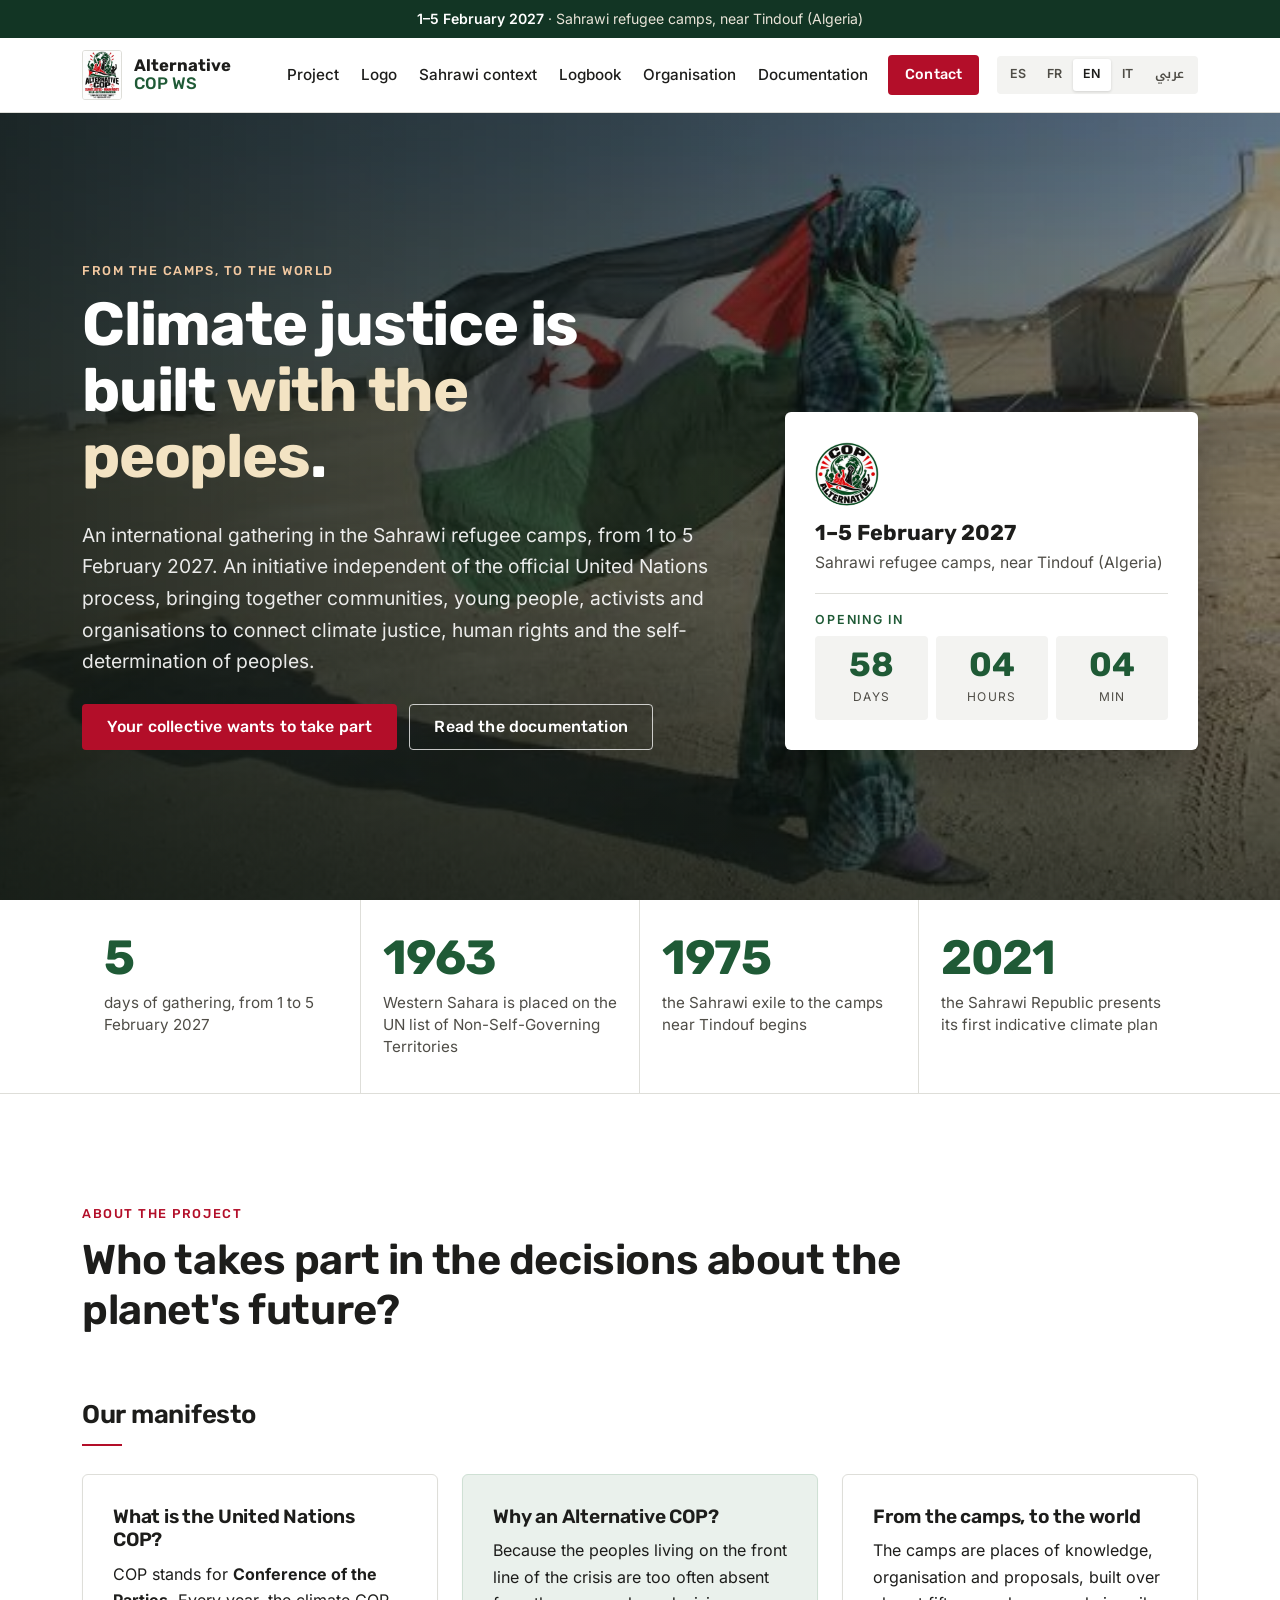
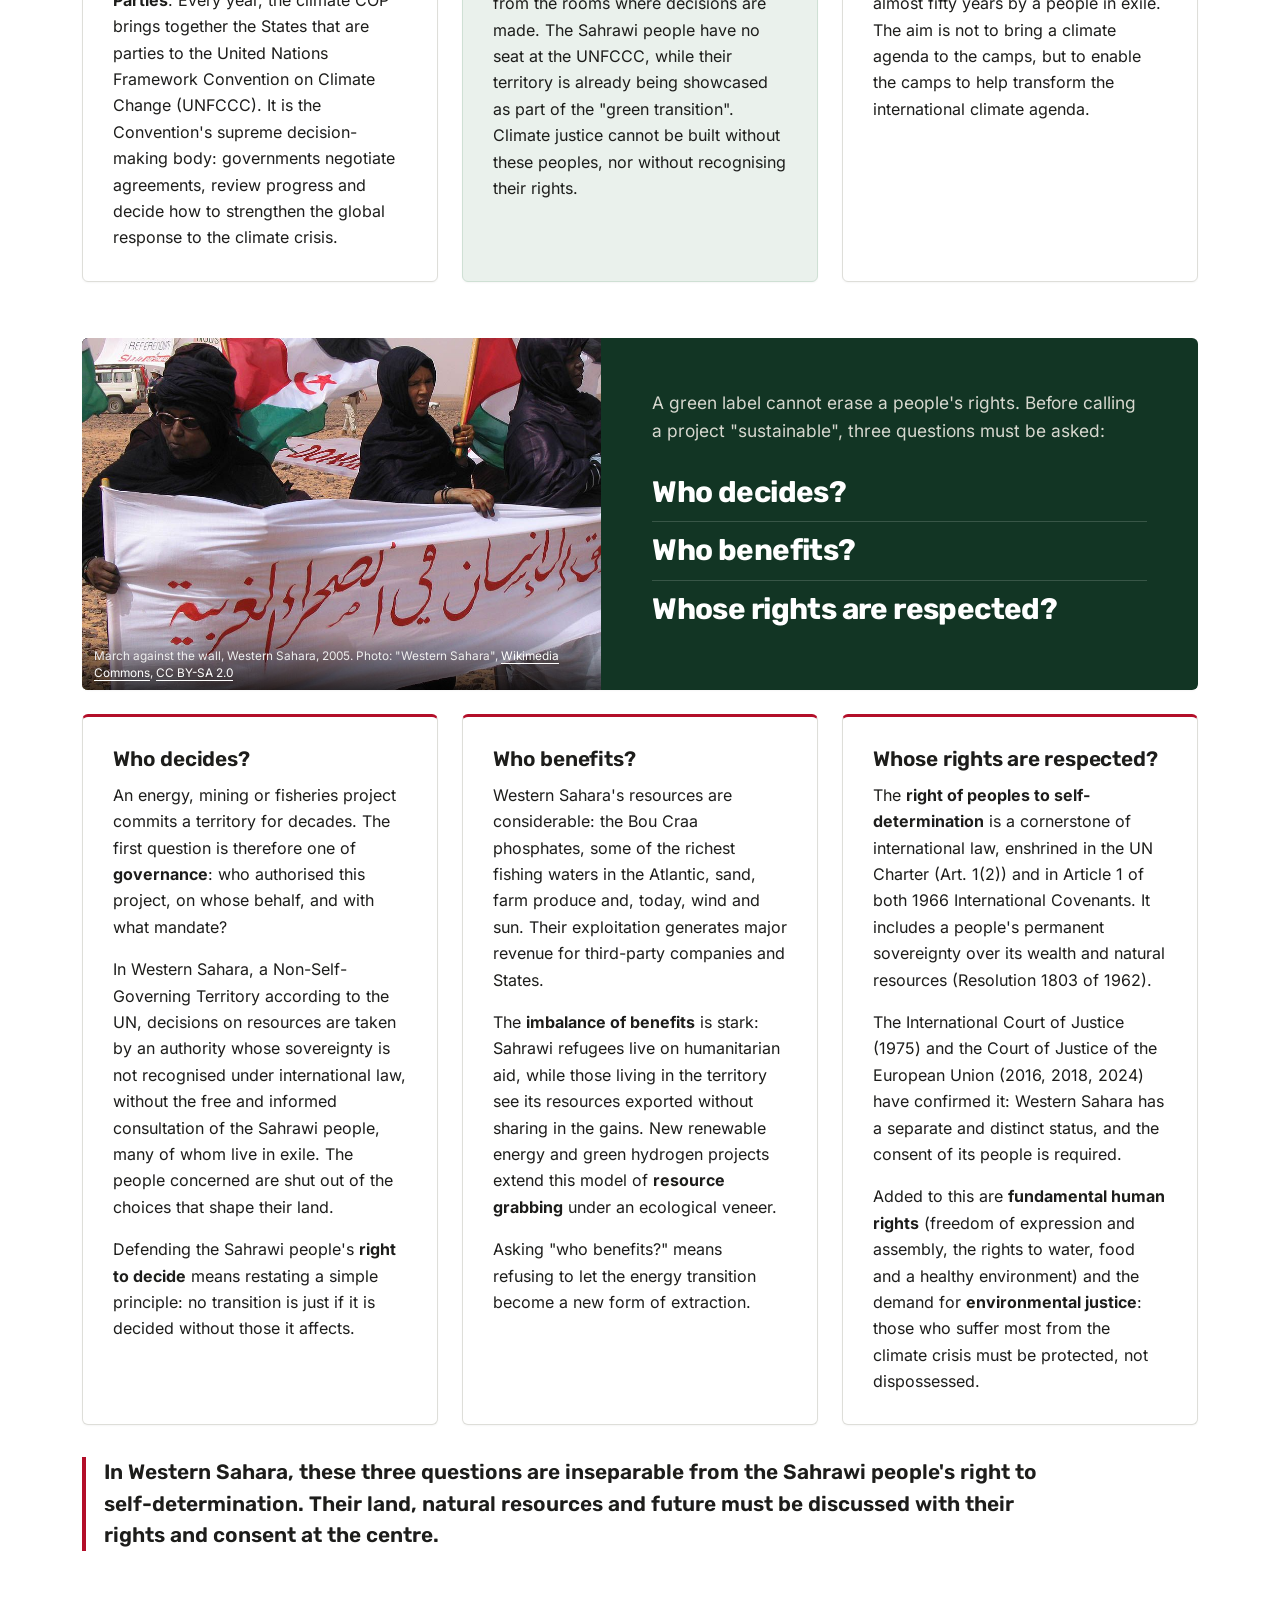
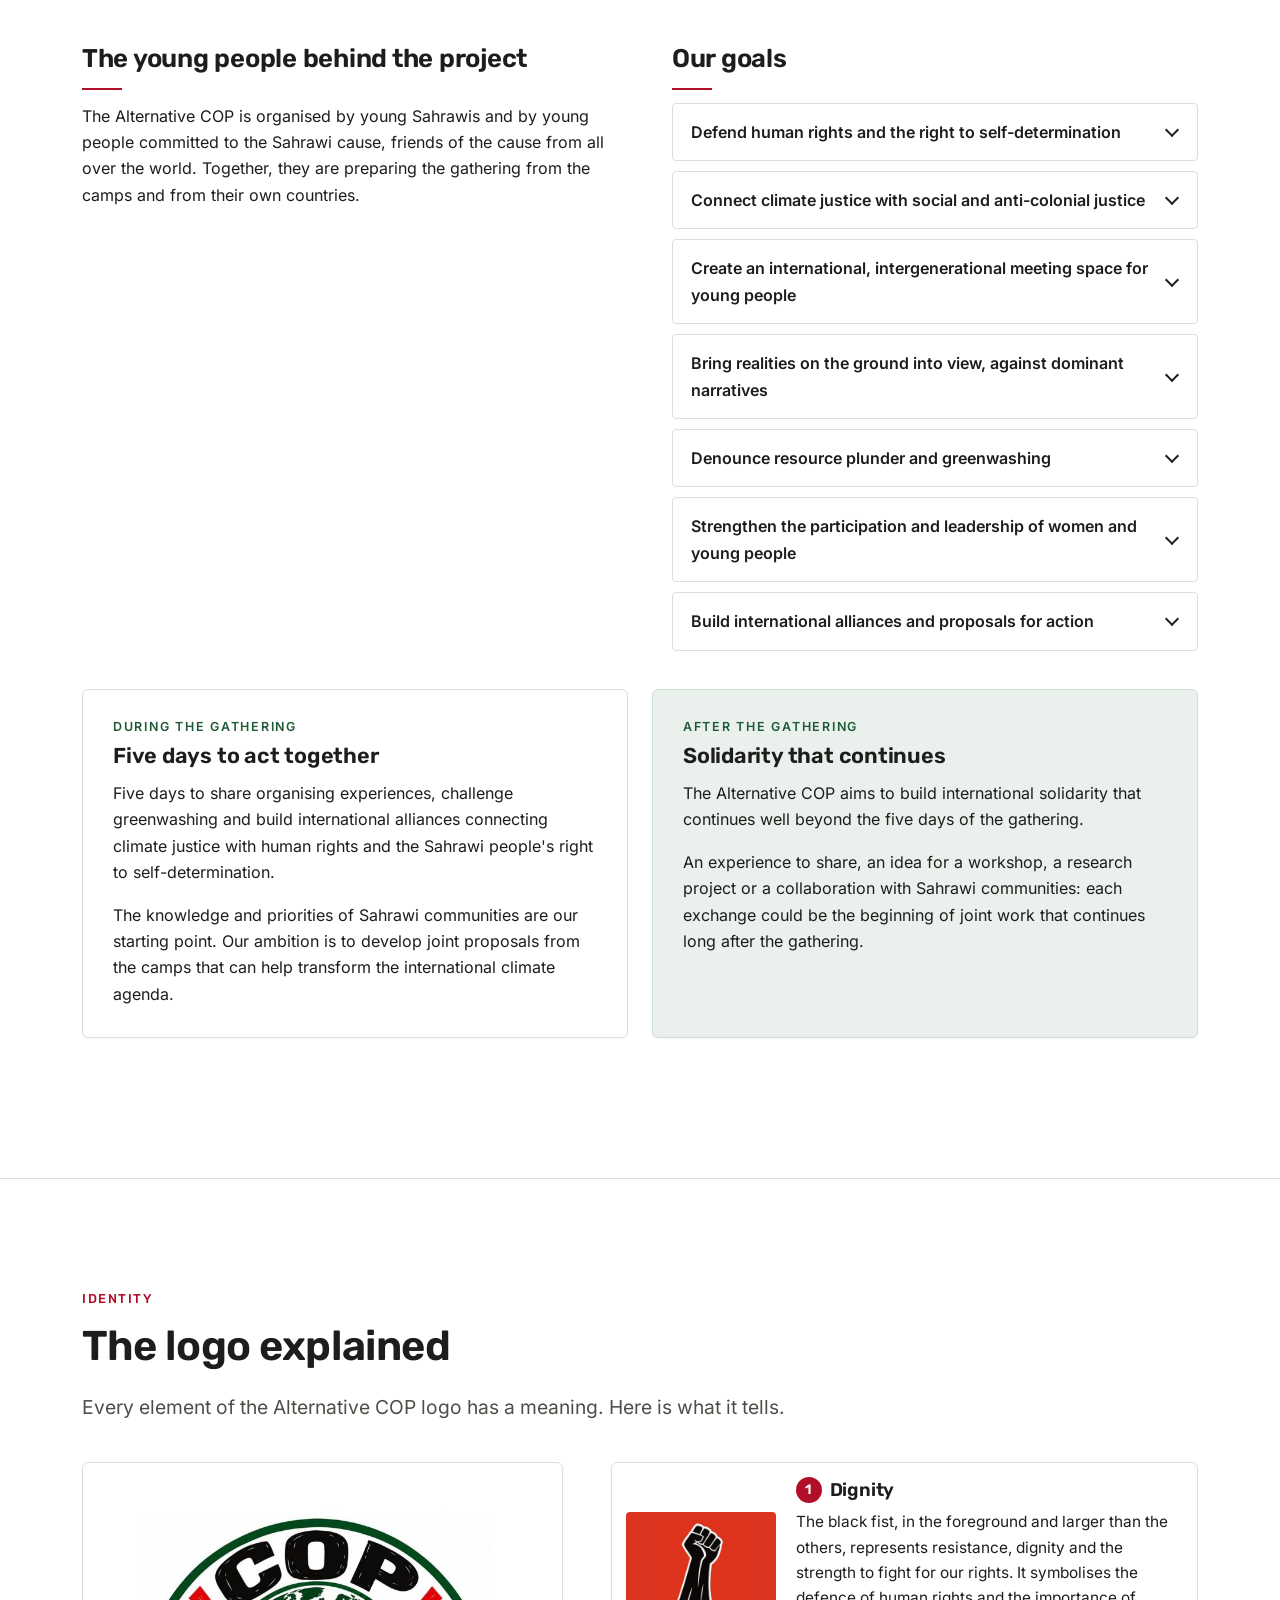
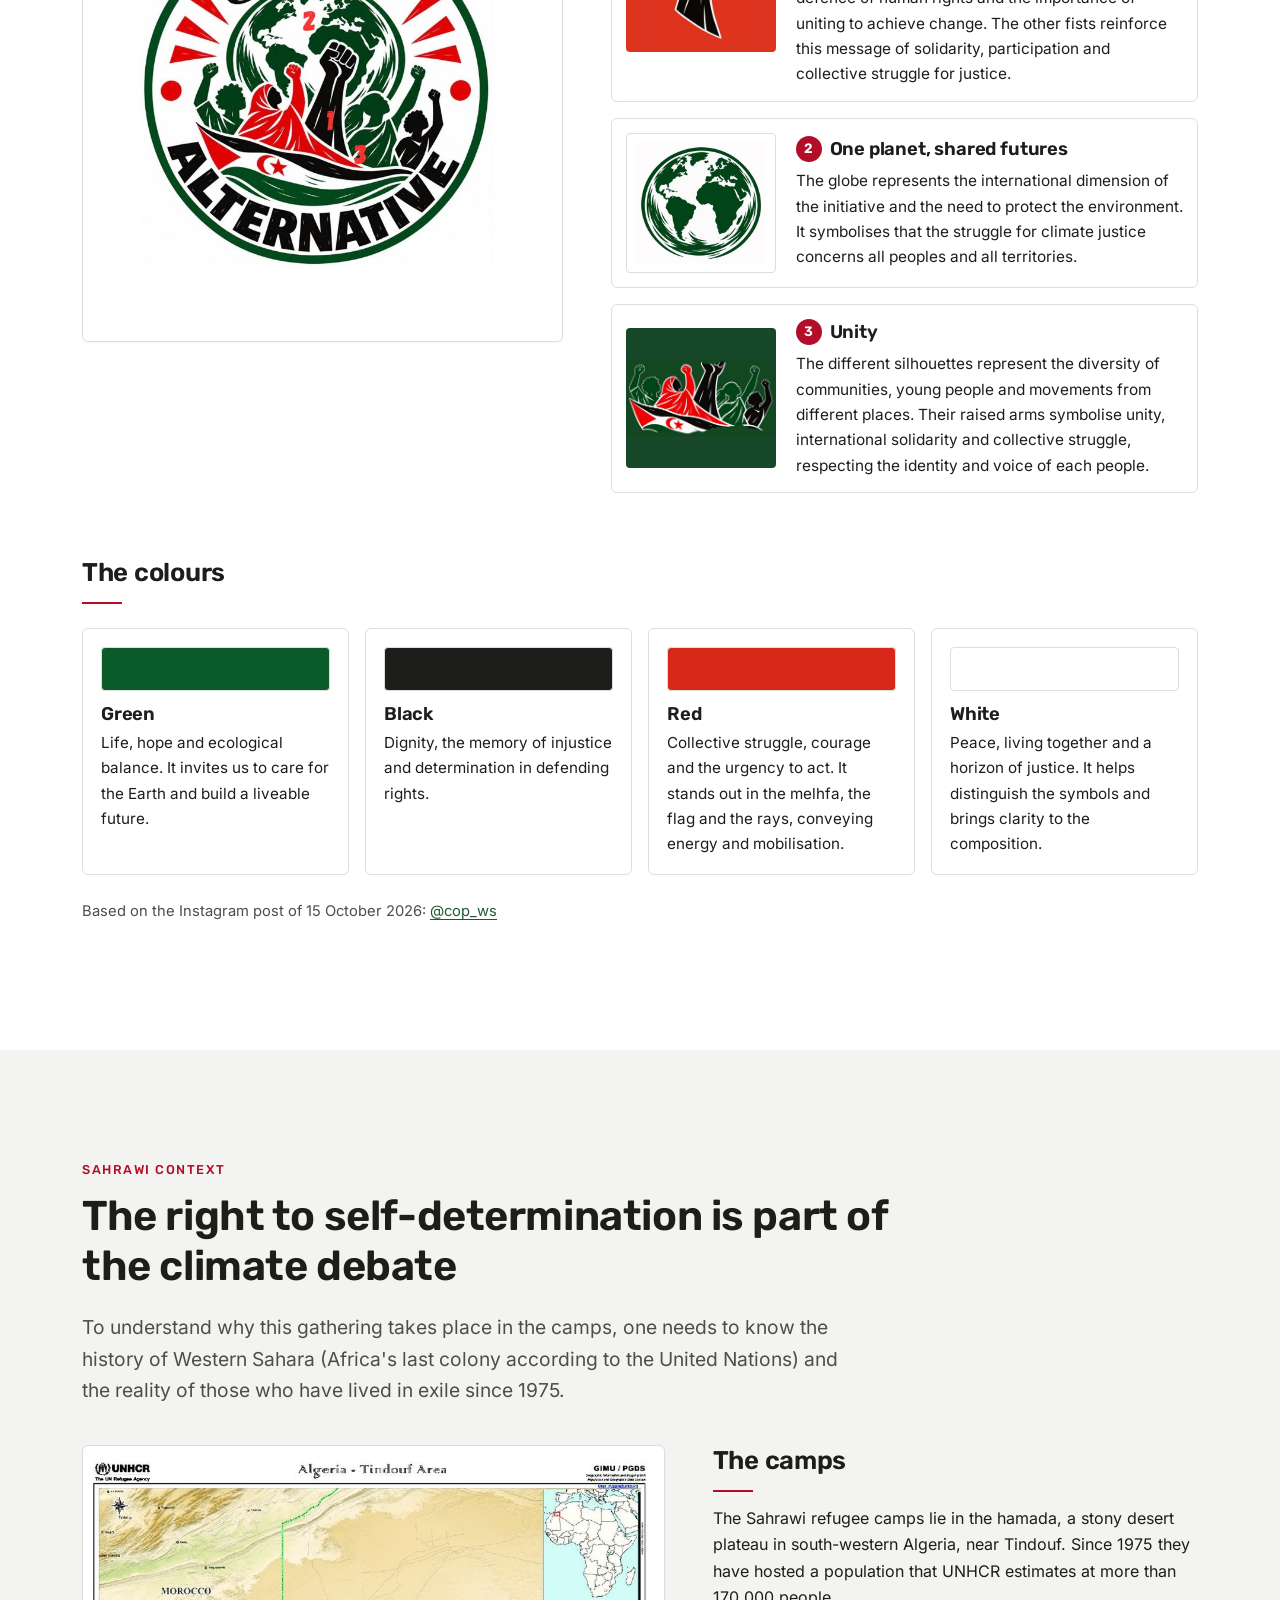
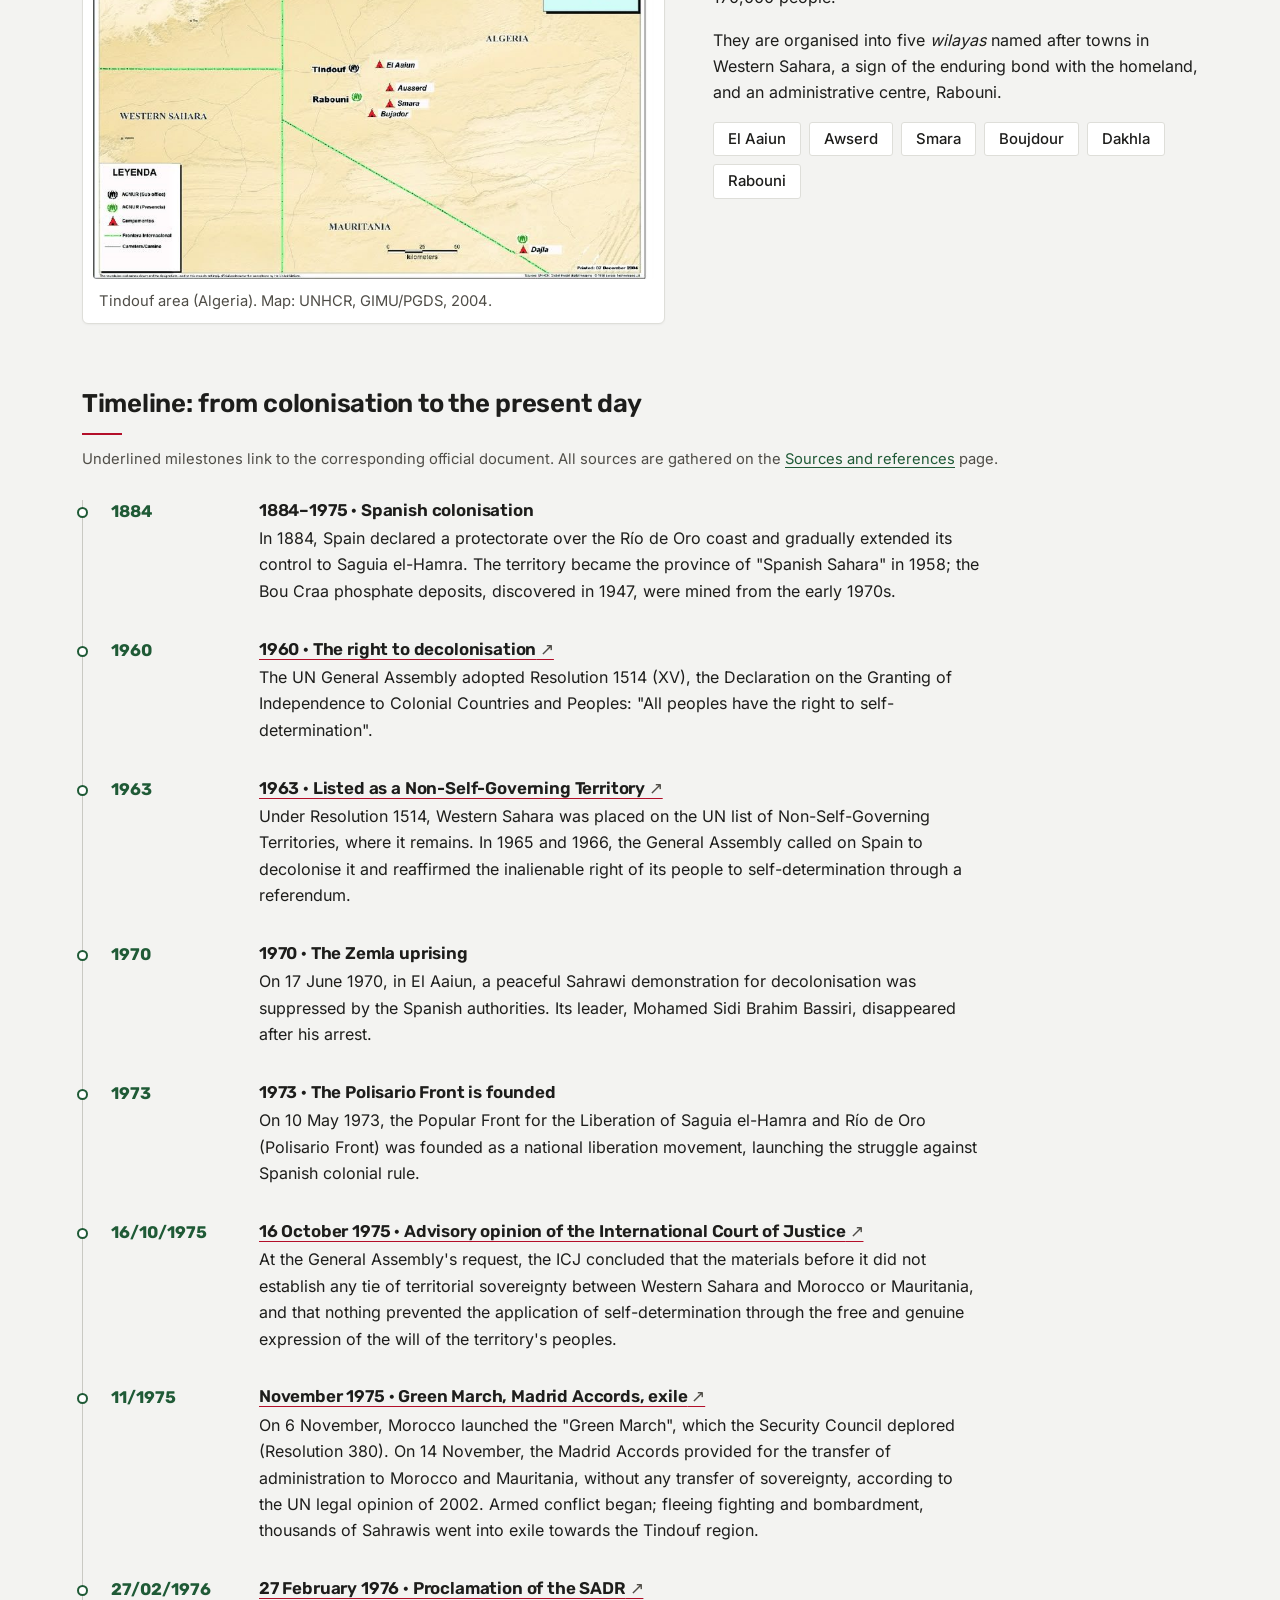
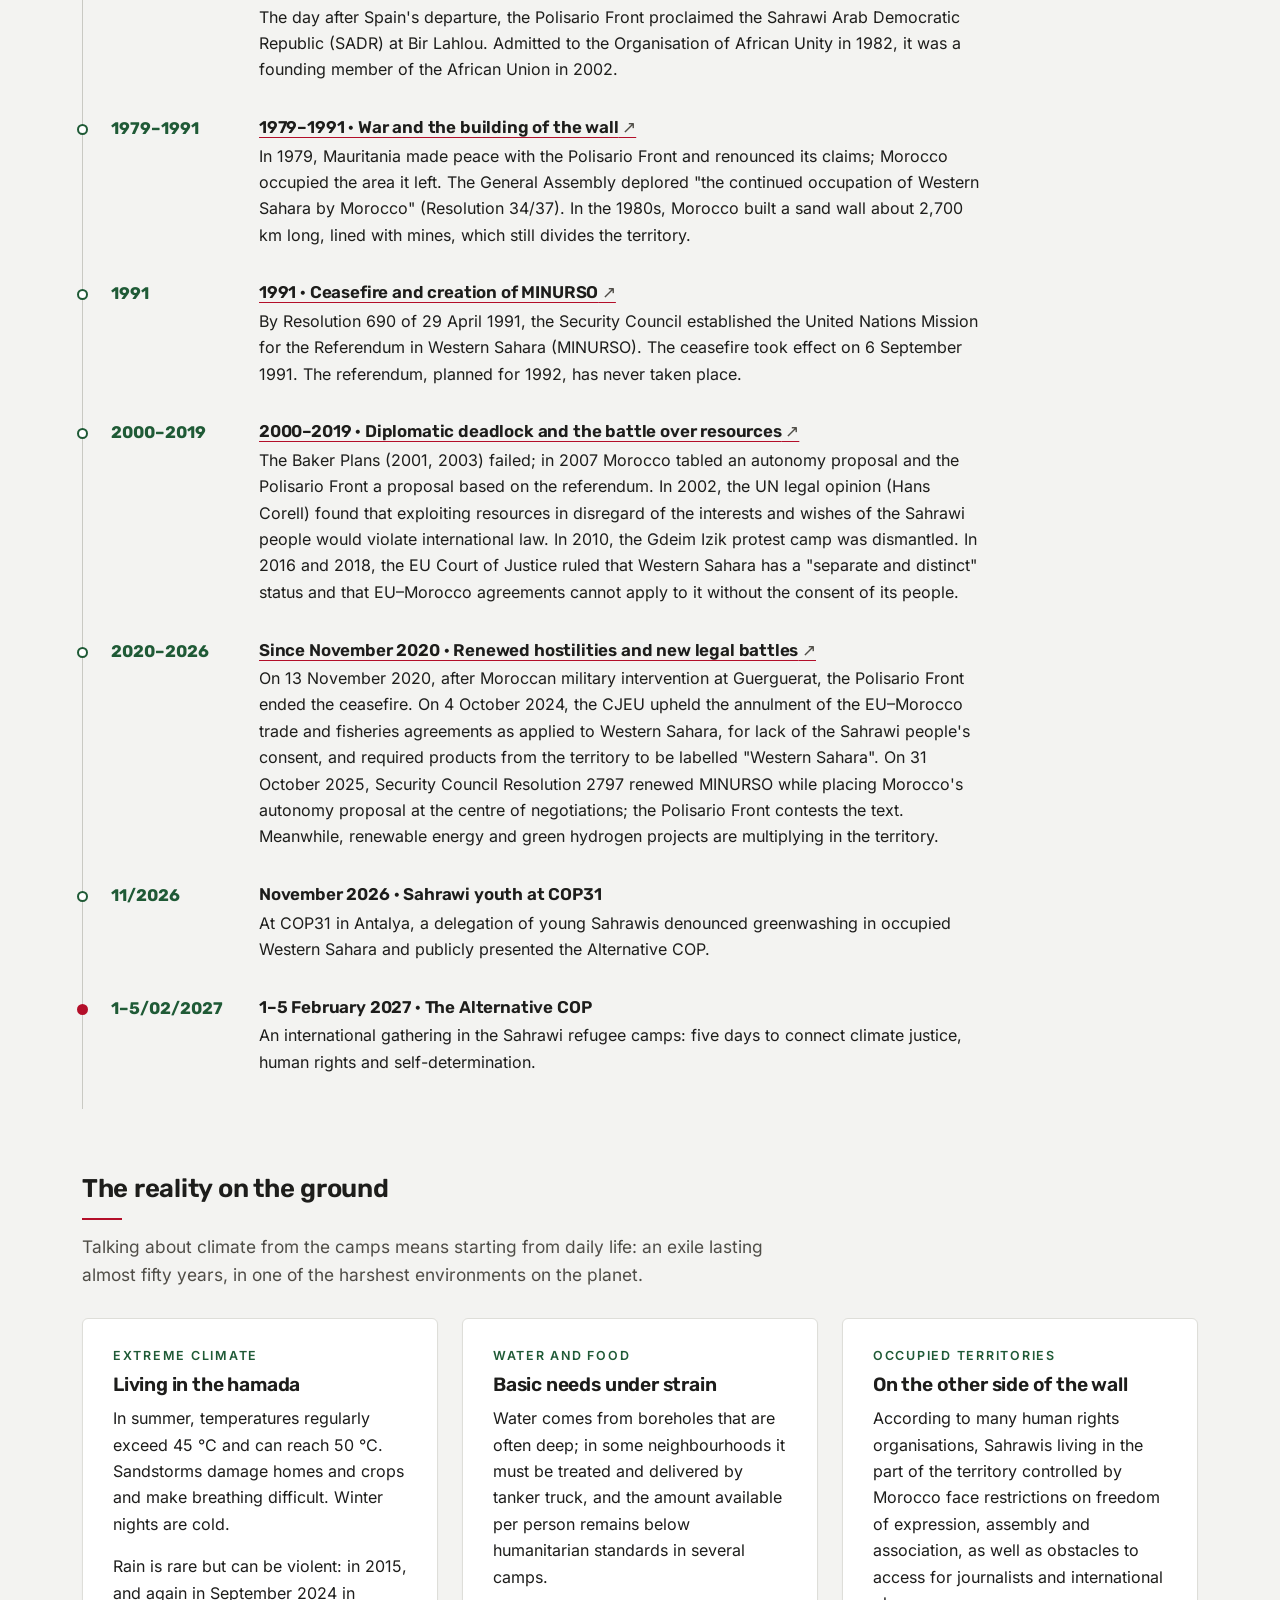
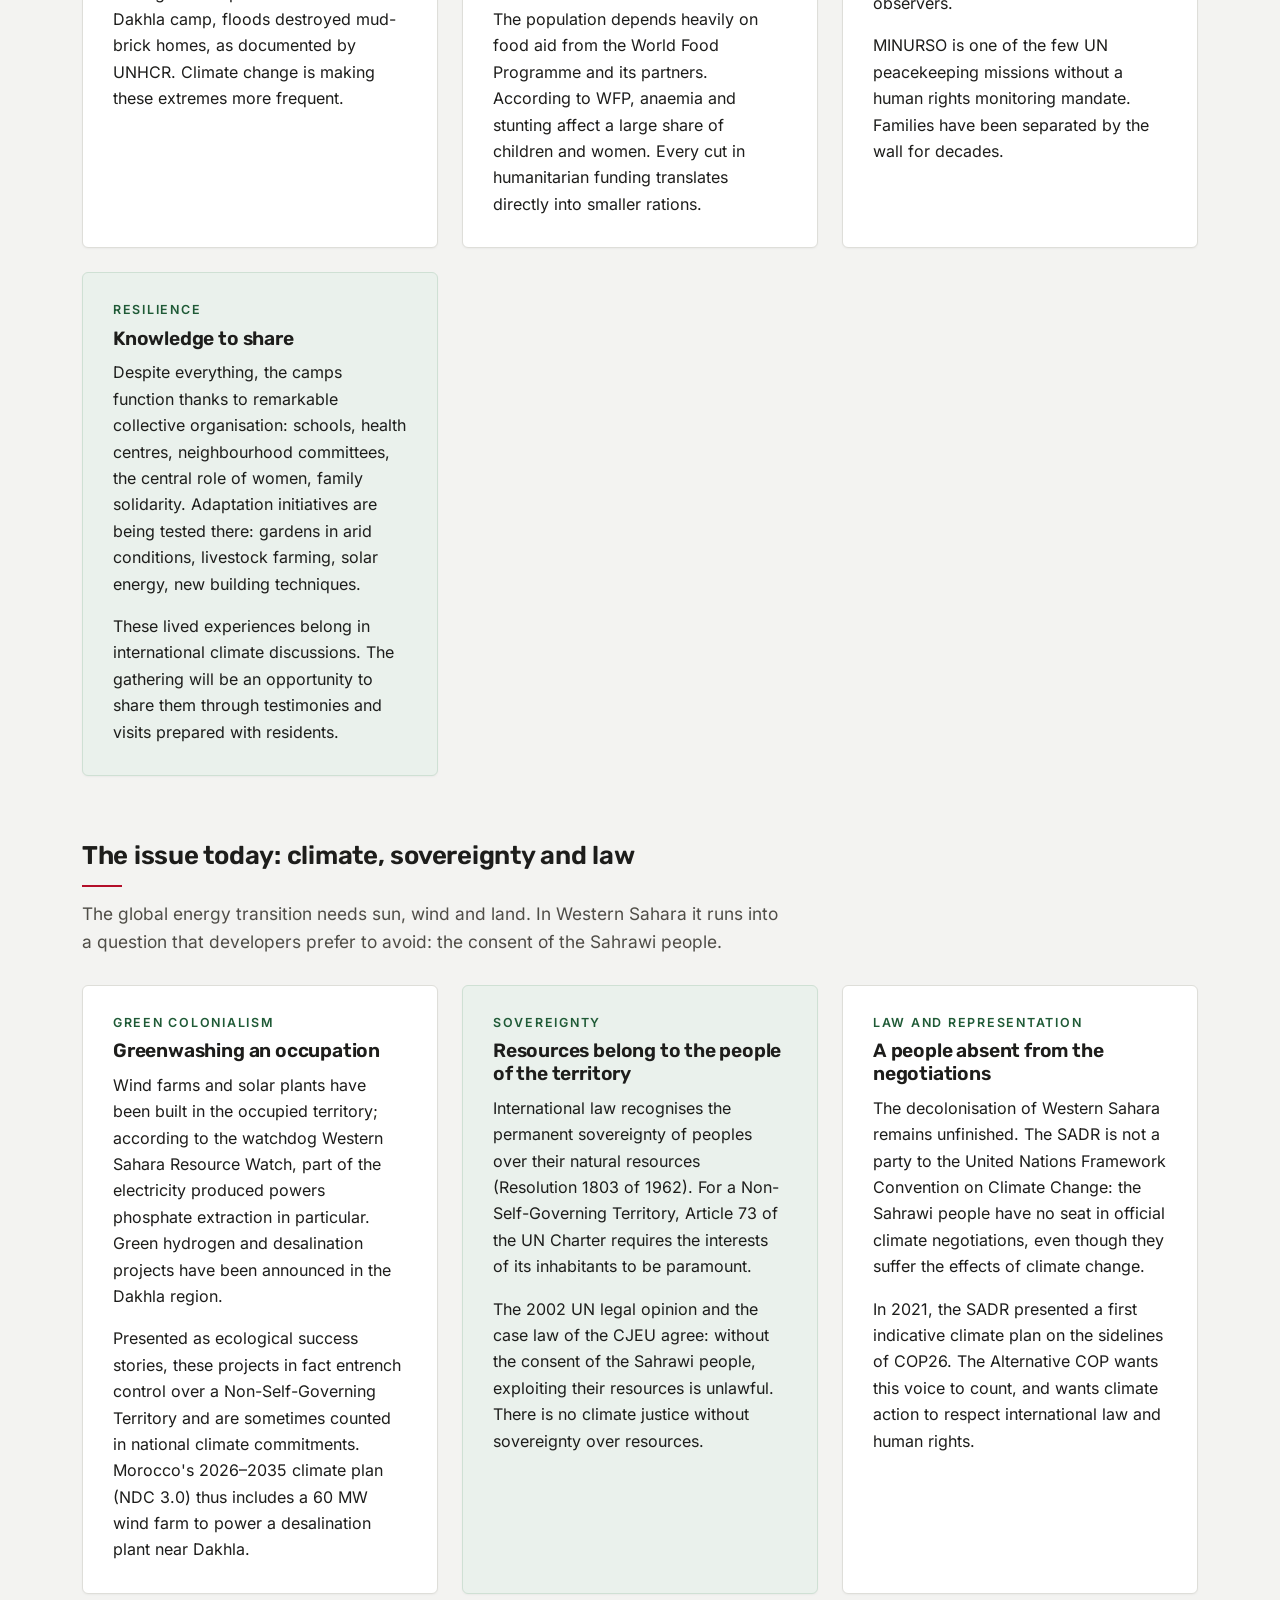
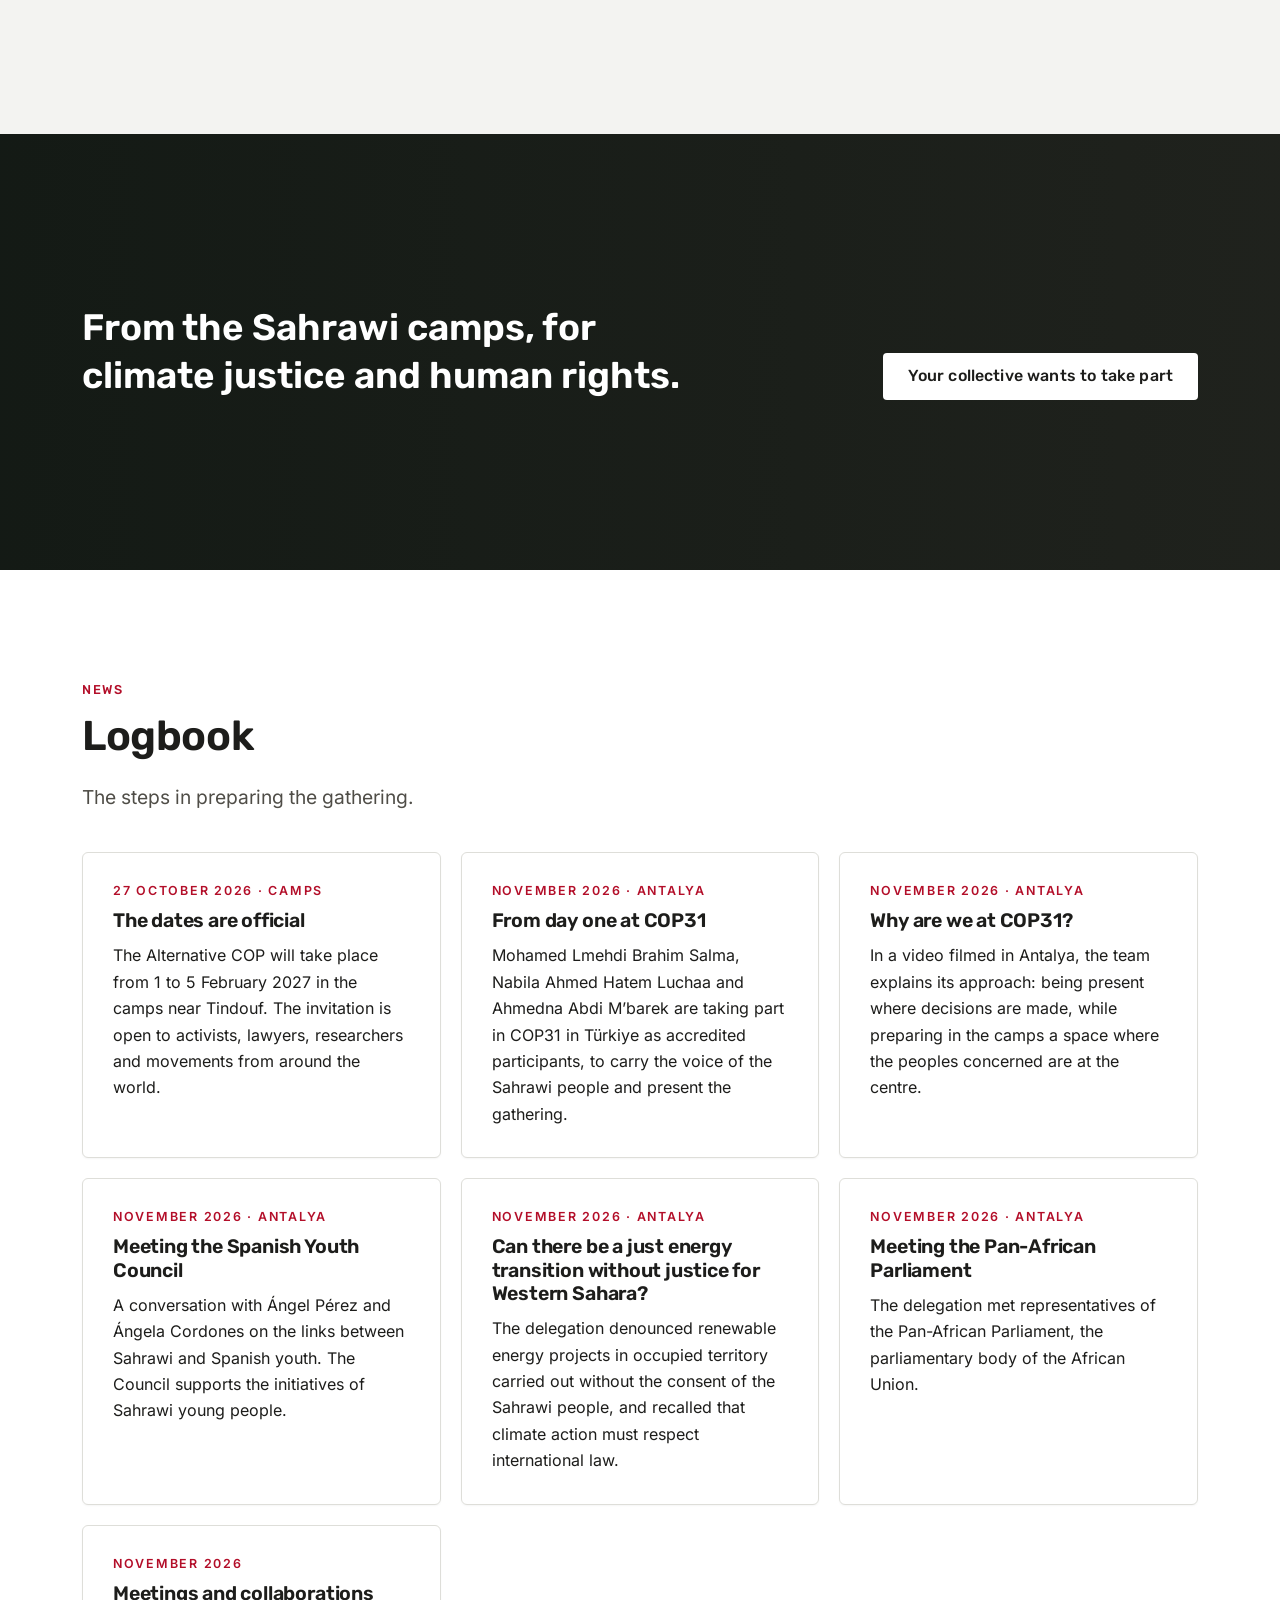
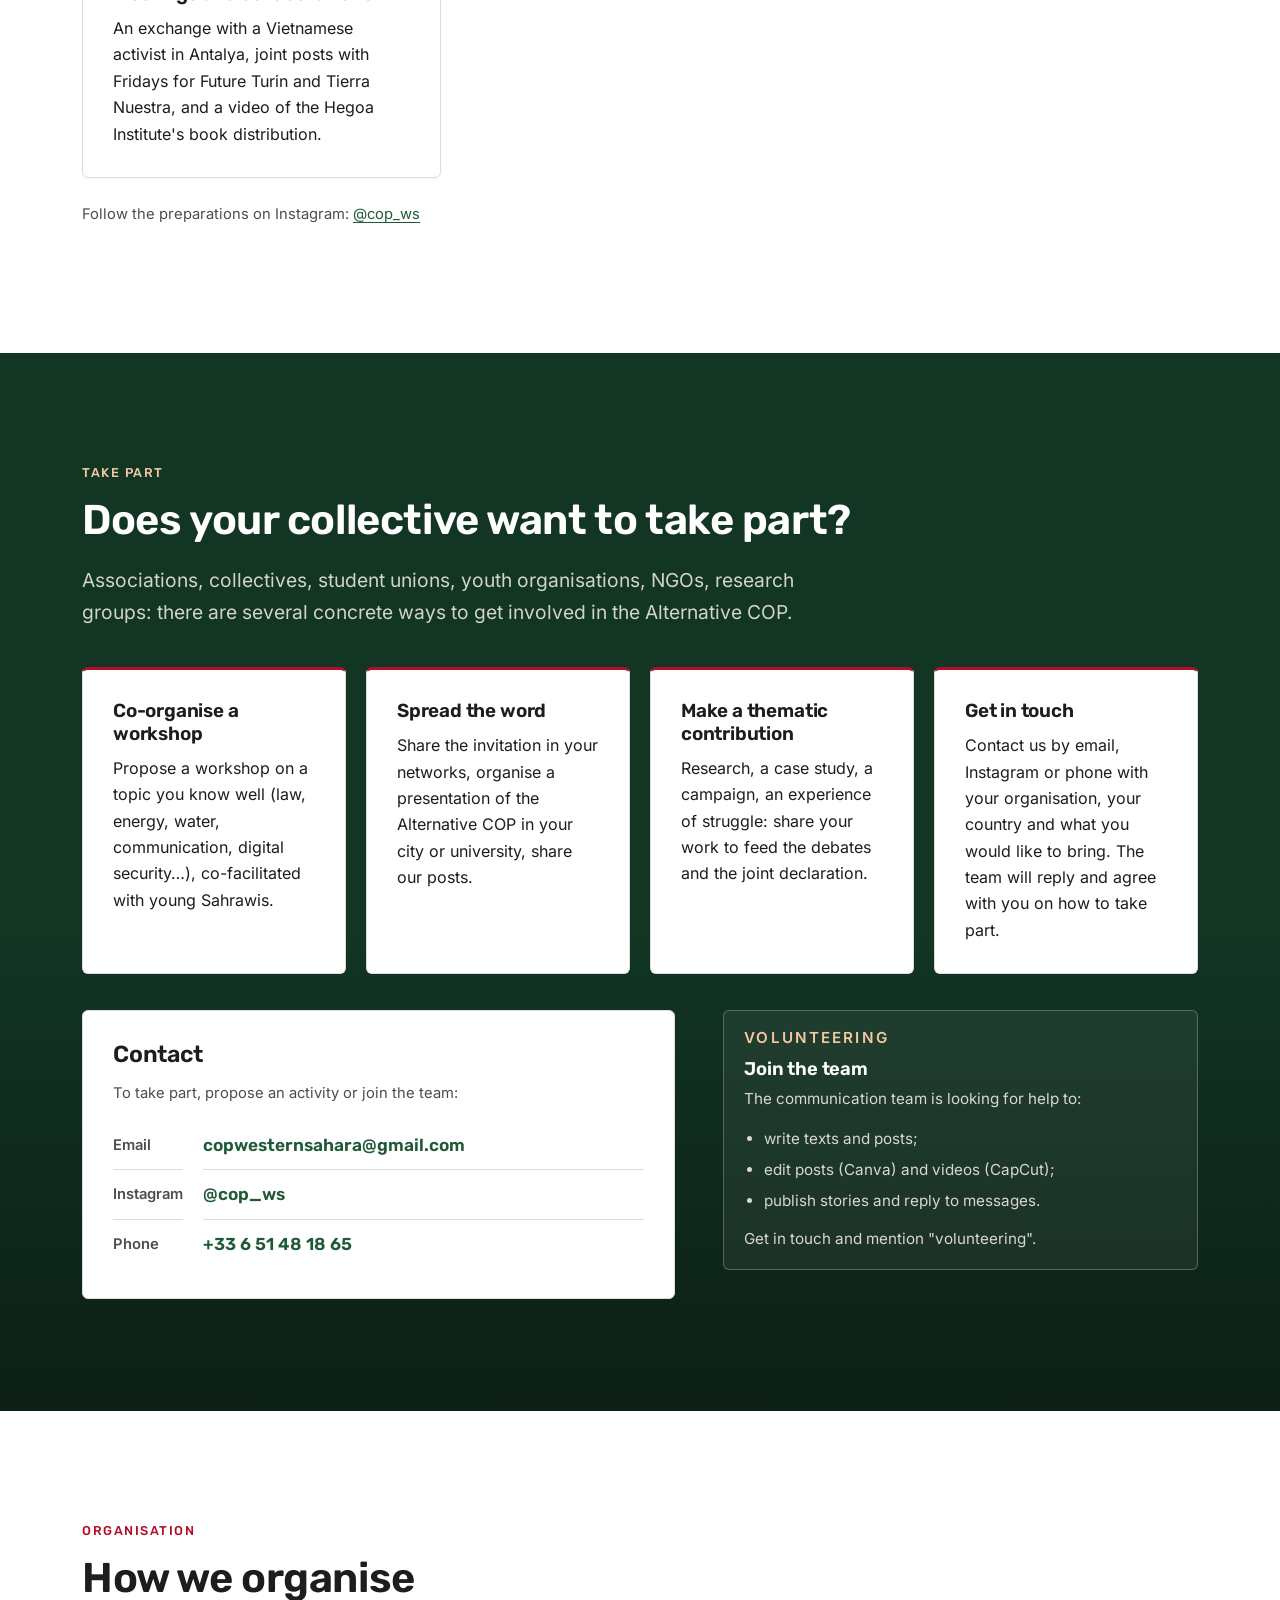
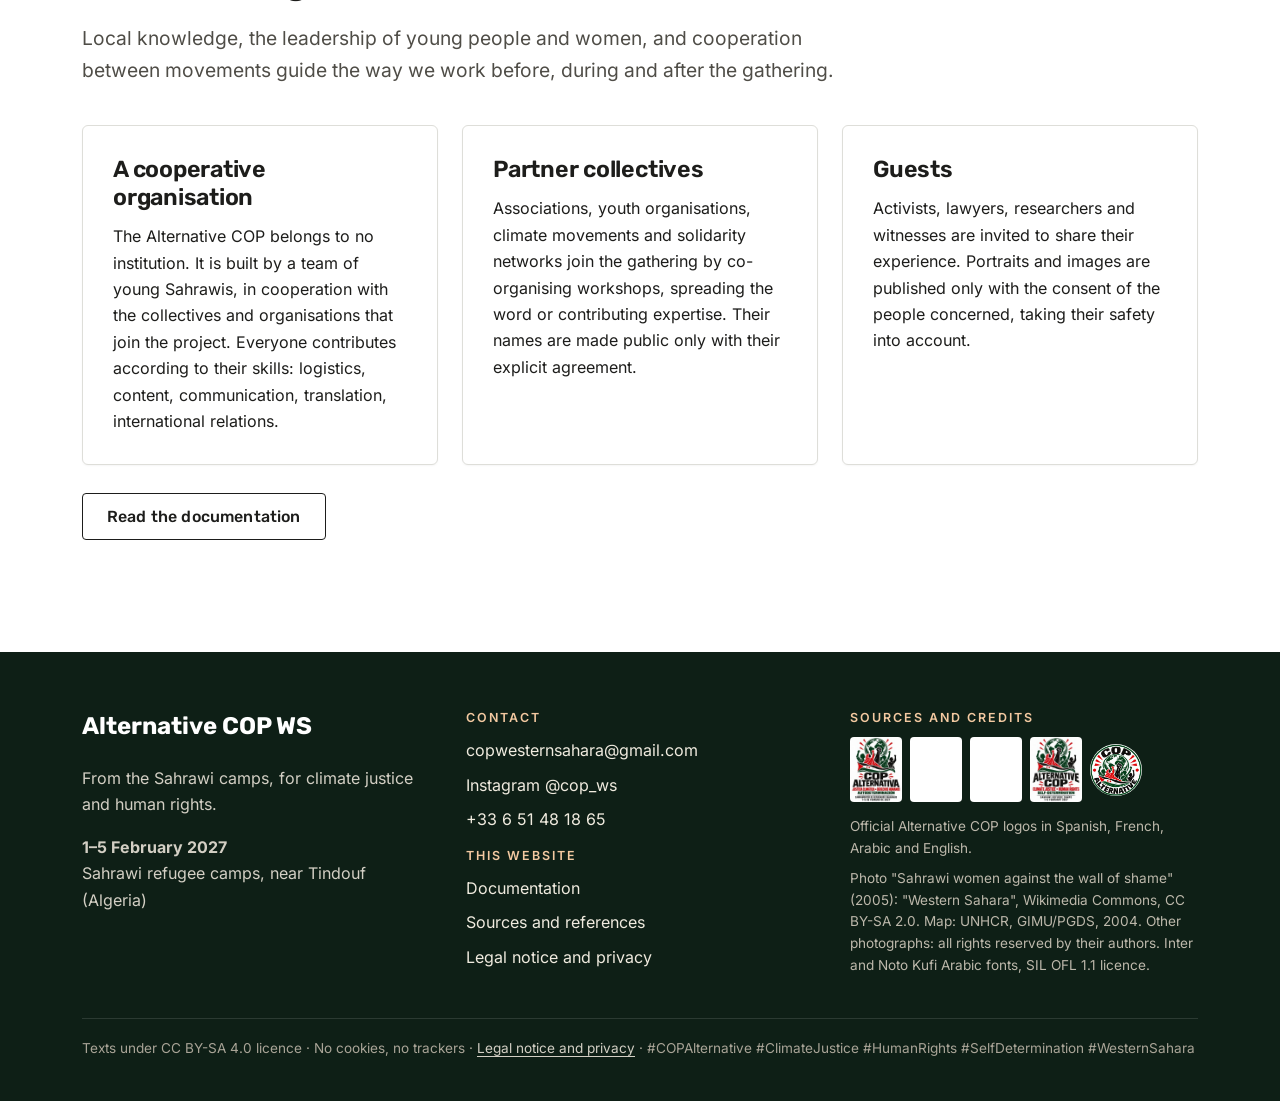
<file: index.html>
<!doctype html>
<html lang="es" dir="ltr">
<head>
  <meta charset="utf-8">
  <meta name="viewport" content="width=device-width, initial-scale=1">
  <meta http-equiv="Content-Security-Policy" content="default-src 'self'; script-src 'self'; style-src 'self'; img-src 'self'; font-src 'self'; connect-src 'self'; object-src 'none'; base-uri 'none'; form-action 'self'">
  <meta name="referrer" content="no-referrer">
  <title>COP Alternativa WS | 1–5 febrero 2027</title>
  <meta name="description" content="COP Alternativa / COP Alternative / مؤتمر المناخ البديل: encuentro internacional en los campamentos de refugiados saharauis, 1–5 de febrero de 2027. Justicia climática, derechos humanos y autodeterminación.">
  <meta property="og:title" content="COP Alternativa WS | 1–5 febrero 2027">
  <meta property="og:description" content="La justicia climática se construye con los pueblos. Campamentos de refugiados saharauis, cerca de Tinduf (Argelia).">
  <meta property="og:image" content="assets/logos/logo-round.jpg">
  <meta name="theme-color" content="#123524">
  <link rel="icon" type="image/png" href="assets/favicon.png">
  <link rel="preload" href="assets/fonts/inter-latin-wght-normal.woff2" as="font" type="font/woff2" crossorigin>
  <link rel="stylesheet" href="style.css">
</head>
<body data-page="home">
  <a class="skip-link" href="#contenido" data-i18n="skip">Ir al contenido</a>

  <div class="ribbon">
    <p><strong data-i18n="dates">1–5 de febrero de 2027</strong> · <span data-i18n="place">Campamentos de refugiados saharauis, cerca de Tinduf (Argelia)</span></p>
  </div>

  <header class="site-header">
    <div class="wrap header-inner">
      <a class="brand" href="index.html#inicio">
        <img id="brand-logo" src="assets/logos/logo-es-sm.jpg" alt="" width="40" height="50">
        <span class="brand-text" data-i18n="brand">COP<br><span>Alternativa WS</span></span>
      </a>
      <nav id="nav-principal" class="main-nav" data-i18n-attr="aria-label:navLabel" aria-label="Navegación principal">
        <ul>
          <li><a href="index.html#proyecto" data-i18n="nav.project">Proyecto</a></li>
          <li><a href="index.html#logo" data-i18n="nav.logo">Logo</a></li>
          <li><a href="index.html#contexto" data-i18n="nav.context">Contexto saharaui</a></li>
          <li><a href="index.html#camino" data-i18n="nav.journal">Camino a 2027</a></li>
          <li><a href="index.html#organizacion" data-i18n="nav.org">Organización</a></li>
          <li><a href="documentation.html" data-i18n="nav.docs">Documentación</a></li>
          <li><a class="btn btn-red btn-sm" href="index.html#contact" data-i18n="nav.act">Contacto</a></li>
        </ul>
      </nav>
      <div class="lang-switch" role="group" aria-label="Idioma · Langue · اللغة">
        <button type="button" data-lang="es" lang="es">ES</button>
        <button type="button" data-lang="fr" lang="fr">FR</button>
        <button type="button" data-lang="en" lang="en">EN</button>
        <button type="button" data-lang="it" lang="it">IT</button>
        <button type="button" data-lang="ar" lang="ar">عربي</button>
      </div>
      <button class="nav-toggle" type="button" aria-expanded="false" aria-controls="nav-principal">
        <span class="nav-toggle-bar" aria-hidden="true"></span>
        <span class="sr-only" data-i18n="menu">Menú</span>
      </button>
    </div>
  </header>

  <main id="contenido">

    <!-- ================= ACCUEIL ================= -->
    <section id="inicio" class="hero" aria-labelledby="hero-title">
      <img class="hero-bg" src="assets/photos/camp-drapeau.jpg" alt="" width="559" height="357">
      <div class="wrap hero-grid">
        <div class="hero-copy">
          <p class="kicker" data-i18n="hero.kicker"></p>
          <h1 id="hero-title" data-i18n="hero.title"></h1>
          <p class="lead" data-i18n="hero.lead"></p>
          <div class="cta-row">
            <a class="btn btn-red" href="#actuar" data-i18n="hero.ctaJoin"></a>
            <a class="btn btn-paper" href="documentation.html" data-i18n="hero.ctaDocs"></a>
          </div>
        </div>
        <aside class="hero-card" aria-labelledby="countdown-title">
          <img class="hero-badge" src="assets/logos/logo-round-sm.jpg" alt="" width="64" height="64">
          <p class="hero-date" data-i18n="dates"></p>
          <p class="hero-place" data-i18n="place"></p>
          <h2 id="countdown-title" class="card-label" data-i18n="cd.title"></h2>
          <div class="countdown" id="countdown">
            <div><span data-cd="days">--</span><small data-i18n="cd.days"></small></div>
            <div><span data-cd="hours">--</span><small data-i18n="cd.hours"></small></div>
            <div><span data-cd="minutes">--</span><small data-i18n="cd.minutes"></small></div>
          </div>
        </aside>
      </div>
    </section>

    <section class="figures" aria-labelledby="figures-title">
      <h2 id="figures-title" class="sr-only" data-i18n="fig.title"></h2>
      <ul class="wrap figures-grid">
        <li><span class="fig-num">5</span><span class="fig-label" data-i18n="fig.days"></span></li>
        <li><span class="fig-num">1963</span><span class="fig-label" data-i18n="fig.1963"></span></li>
        <li><span class="fig-num">1975</span><span class="fig-label" data-i18n="fig.1975"></span></li>
        <li><span class="fig-num">2021</span><span class="fig-label" data-i18n="fig.2021"></span></li>
      </ul>
    </section>

    <!-- ================= 01 PROJET ================= -->
    <section id="proyecto" class="section" aria-labelledby="proyecto-title">
      <div class="wrap">
        <header class="section-head">
          <p class="kicker" data-i18n="proj.kicker"></p>
          <h2 id="proyecto-title" data-i18n="proj.title"></h2>
        </header>

        <h3 class="subhead" data-i18n="proj.manifesto"></h3>
        <div class="grid-3">
          <article class="card"><h4 data-i18n="proj.unTitle"></h4><p data-i18n="proj.unText"></p></article>
          <article class="card card-accent"><h4 data-i18n="proj.whyTitle"></h4><p data-i18n="proj.whyText"></p></article>
          <article class="card"><h4 data-i18n="proj.campsTitle"></h4><p data-i18n="proj.campsText"></p></article>
        </div>

        <!-- Qui décide ? Qui en profite ? Quels droits ? -->
        <div class="questions" aria-labelledby="q-title">
          <figure class="questions-media">
            <img src="assets/photos/sahrawi-women-wall-cc-by-sa.jpg" width="1024" height="768" loading="lazy" data-i18n-attr="alt:proj.imgAlt" alt="">
            <figcaption><span data-i18n="proj.imgCredit"></span> <a href="https://commons.wikimedia.org/wiki/File:Sahrawi_women_against_the_wall_of_shame.jpg" target="_blank" rel="noopener noreferrer">Wikimedia Commons</a>, <a href="https://creativecommons.org/licenses/by-sa/2.0/" target="_blank" rel="noopener noreferrer">CC BY-SA 2.0</a></figcaption>
          </figure>
          <div class="questions-body">
            <p class="questions-kicker" id="q-title" data-i18n="proj.qKicker"></p>
            <ol class="questions-list">
              <li data-i18n="proj.q1"></li>
              <li data-i18n="proj.q2"></li>
              <li data-i18n="proj.q3"></li>
            </ol>
          </div>
        </div>
        <div class="grid-3 pillars">
          <article class="card pillar"><h4 data-i18n="proj.q1"></h4><div class="rich" data-i18n="proj.q1Text"></div></article>
          <article class="card pillar"><h4 data-i18n="proj.q2"></h4><div class="rich" data-i18n="proj.q2Text"></div></article>
          <article class="card pillar"><h4 data-i18n="proj.q3"></h4><div class="rich" data-i18n="proj.q3Text"></div></article>
        </div>
        <p class="note-strong" data-i18n="proj.qNote"></p>

        <div class="two-col">
          <div>
            <h3 class="subhead" data-i18n="proj.team"></h3>
            <p data-i18n="proj.teamText"></p>
          </div>
          <div>
            <h3 class="subhead" data-i18n="proj.goals"></h3>
            <div class="accordion" id="goals">
              <details name="goals"><summary><span data-i18n="goal.1t"></span></summary><div class="acc-body rich" data-i18n="goal.1"></div></details>
              <details name="goals"><summary><span data-i18n="goal.2t"></span></summary><div class="acc-body rich" data-i18n="goal.2"></div></details>
              <details name="goals"><summary><span data-i18n="goal.3t"></span></summary><div class="acc-body rich" data-i18n="goal.3"></div></details>
              <details name="goals"><summary><span data-i18n="goal.4t"></span></summary><div class="acc-body rich" data-i18n="goal.4"></div></details>
              <details name="goals"><summary><span data-i18n="goal.5t"></span></summary><div class="acc-body rich" data-i18n="goal.5"></div></details>
              <details name="goals"><summary><span data-i18n="goal.6t"></span></summary><div class="acc-body rich" data-i18n="goal.6"></div></details>
              <details name="goals"><summary><span data-i18n="goal.7t"></span></summary><div class="acc-body rich" data-i18n="goal.7"></div></details>
            </div>
          </div>
        </div>

        <div class="grid-2 impacts">
          <article class="card"><p class="card-label" data-i18n="proj.shortLabel"></p><h4 data-i18n="proj.shortTitle"></h4><div class="rich" data-i18n="proj.shortText"></div></article>
          <article class="card card-accent"><p class="card-label" data-i18n="proj.longLabel"></p><h4 data-i18n="proj.longTitle"></h4><div class="rich" data-i18n="proj.longText"></div></article>
        </div>
      </div>
    </section>

    <!-- ================= LE LOGO ================= -->
    <section id="logo" class="section section-logo" aria-labelledby="logo-title">
      <div class="wrap">
        <header class="section-head">
          <p class="kicker" data-i18n="logo.kicker"></p>
          <h2 id="logo-title" data-i18n="logo.title"></h2>
          <p class="lead" data-i18n="logo.lead"></p>
        </header>

        <div class="logo-grid">
          <figure class="logo-main card">
            <img src="assets/logo-explained/logo-numerote.jpg" width="720" height="720" loading="lazy" data-i18n-attr="alt:logo.figAlt" alt="">
          </figure>
          <ol class="logo-parts">
            <li class="logo-part">
              <div class="logo-part-img is-red"><img src="assets/logo-explained/poing.jpg" width="420" height="620" loading="lazy" data-i18n-attr="alt:logo.img1Alt" alt=""></div>
              <div><span class="logo-num" aria-hidden="true">1</span><h3 data-i18n="logo.1t"></h3><p data-i18n="logo.1"></p></div>
            </li>
            <li class="logo-part">
              <div class="logo-part-img is-white"><img src="assets/logo-explained/globe.jpg" width="420" height="398" loading="lazy" data-i18n-attr="alt:logo.img2Alt" alt=""></div>
              <div><span class="logo-num" aria-hidden="true">2</span><h3 data-i18n="logo.2t"></h3><p data-i18n="logo.2"></p></div>
            </li>
            <li class="logo-part">
              <div class="logo-part-img is-green"><img src="assets/logo-explained/silhouettes.jpg" width="640" height="334" loading="lazy" data-i18n-attr="alt:logo.img3Alt" alt=""></div>
              <div><span class="logo-num" aria-hidden="true">3</span><h3 data-i18n="logo.3t"></h3><p data-i18n="logo.3"></p></div>
            </li>
          </ol>
        </div>

        <h3 class="subhead" data-i18n="logo.colorsTitle"></h3>
        <ul class="logo-colors">
          <li><span class="swatch sw-green" aria-hidden="true"></span><h4 data-i18n="logo.green"></h4><p data-i18n="logo.greenText"></p></li>
          <li><span class="swatch sw-black" aria-hidden="true"></span><h4 data-i18n="logo.black"></h4><p data-i18n="logo.blackText"></p></li>
          <li><span class="swatch sw-red" aria-hidden="true"></span><h4 data-i18n="logo.red"></h4><p data-i18n="logo.redText"></p></li>
          <li><span class="swatch sw-white" aria-hidden="true"></span><h4 data-i18n="logo.white"></h4><p data-i18n="logo.whiteText"></p></li>
        </ul>
        <p class="small"><span data-i18n="logo.source"></span> <a href="https://www.instagram.com/cop_ws/" target="_blank" rel="noopener noreferrer" dir="ltr">@cop_ws</a></p>
      </div>
    </section>

    <!-- ================= 02 CONTEXTE ================= -->
    <section id="contexto" class="section section-alt" aria-labelledby="contexto-title">
      <div class="wrap">
        <header class="section-head">
          <p class="kicker" data-i18n="ctx.kicker"></p>
          <h2 id="contexto-title" data-i18n="ctx.title"></h2>
          <p class="lead" data-i18n="ctx.lead"></p>
        </header>

        <div class="map-grid">
          <figure class="card map-card">
            <img src="assets/map-tindouf-unhcr.jpg" width="850" height="640" loading="lazy" data-i18n-attr="alt:ctx.mapAlt" alt="">
            <figcaption class="small" data-i18n="ctx.mapCaption"></figcaption>
          </figure>
          <div>
            <h3 class="subhead subhead-tight" data-i18n="ctx.campsTitle"></h3>
            <div class="rich" data-i18n="ctx.campsText"></div>
            <ul class="tags">
              <li data-i18n="camp.aaiun"></li><li data-i18n="camp.auserd"></li><li data-i18n="camp.smara"></li>
              <li data-i18n="camp.bojador"></li><li data-i18n="camp.dajla"></li><li data-i18n="camp.rabuni"></li>
            </ul>
          </div>
        </div>

        <h3 class="subhead" data-i18n="ctx.timeline"></h3>
        <p class="small" data-i18n="ctx.timelineNote"></p>
        <ol class="timeline">
          <li><span class="tl-date">1884</span><div><h4><span data-i18n="tl.1t"></span></h4><p data-i18n="tl.1"></p></div></li>
          <li><span class="tl-date">1960</span><div><h4><a href="https://undocs.org/A/RES/1514(XV)" target="_blank" rel="noopener noreferrer"><span data-i18n="tl.2t"></span></a></h4><p data-i18n="tl.2"></p></div></li>
          <li><span class="tl-date">1963</span><div><h4><a href="https://www.un.org/dppa/decolonization/en/nsgt/western-sahara" target="_blank" rel="noopener noreferrer"><span data-i18n="tl.3t"></span></a></h4><p data-i18n="tl.3"></p></div></li>
          <li><span class="tl-date">1970</span><div><h4><span data-i18n="tl.4t"></span></h4><p data-i18n="tl.4"></p></div></li>
          <li><span class="tl-date">1973</span><div><h4><span data-i18n="tl.5t"></span></h4><p data-i18n="tl.5"></p></div></li>
          <li><span class="tl-date">16/10/1975</span><div><h4><a href="https://www.icj-cij.org/case/61" target="_blank" rel="noopener noreferrer"><span data-i18n="tl.6t"></span></a></h4><p data-i18n="tl.6"></p></div></li>
          <li><span class="tl-date">11/1975</span><div><h4><a href="https://undocs.org/S/RES/380(1975)" target="_blank" rel="noopener noreferrer"><span data-i18n="tl.7t"></span></a></h4><p data-i18n="tl.7"></p></div></li>
          <li><span class="tl-date">27/02/1976</span><div><h4><a href="https://au.int/" target="_blank" rel="noopener noreferrer"><span data-i18n="tl.8t"></span></a></h4><p data-i18n="tl.8"></p></div></li>
          <li><span class="tl-date">1979–1991</span><div><h4><a href="https://undocs.org/A/RES/34/37" target="_blank" rel="noopener noreferrer"><span data-i18n="tl.9t"></span></a></h4><p data-i18n="tl.9"></p></div></li>
          <li><span class="tl-date">1991</span><div><h4><a href="https://undocs.org/S/RES/690(1991)" target="_blank" rel="noopener noreferrer"><span data-i18n="tl.10t"></span></a></h4><p data-i18n="tl.10"></p></div></li>
          <li><span class="tl-date">2000–2019</span><div><h4><a href="https://curia.europa.eu/juris/liste.jsf?num=C-104/16" target="_blank" rel="noopener noreferrer"><span data-i18n="tl.11t"></span></a></h4><p data-i18n="tl.11"></p></div></li>
          <li><span class="tl-date">2020–2026</span><div><h4><a href="https://curia.europa.eu/jcms/upload/docs/application/pdf/2024-10/cp240170fr.pdf" target="_blank" rel="noopener noreferrer"><span data-i18n="tl.12t"></span></a></h4><p data-i18n="tl.12"></p></div></li>
          <li><span class="tl-date">11/2026</span><div><h4><span data-i18n="tl.13t"></span></h4><p data-i18n="tl.13"></p></div></li>
          <li class="tl-now"><span class="tl-date">1–5/02/2027</span><div><h4><span data-i18n="tl.14t"></span></h4><p data-i18n="tl.14"></p></div></li>
        </ol>

        <h3 class="subhead" data-i18n="ctx.realityTitle"></h3>
        <p class="lead lead-sm" data-i18n="ctx.realityLead"></p>
        <div class="grid-2">
          <article class="card"><p class="card-label" data-i18n="ctx.r1l"></p><h4 data-i18n="ctx.r1t"></h4><div class="rich" data-i18n="ctx.r1"></div></article>
          <article class="card"><p class="card-label" data-i18n="ctx.r2l"></p><h4 data-i18n="ctx.r2t"></h4><div class="rich" data-i18n="ctx.r2"></div></article>
          <article class="card"><p class="card-label" data-i18n="ctx.r3l"></p><h4 data-i18n="ctx.r3t"></h4><div class="rich" data-i18n="ctx.r3"></div></article>
          <article class="card card-accent"><p class="card-label" data-i18n="ctx.r4l"></p><h4 data-i18n="ctx.r4t"></h4><div class="rich" data-i18n="ctx.r4"></div></article>
        </div>

        <h3 class="subhead" data-i18n="ctx.issueTitle"></h3>
        <p class="lead lead-sm" data-i18n="ctx.issueLead"></p>
        <div class="grid-3">
          <article class="card"><p class="card-label" data-i18n="ctx.i1l"></p><h4 data-i18n="ctx.i1t"></h4><div class="rich" data-i18n="ctx.i1"></div></article>
          <article class="card card-accent"><p class="card-label" data-i18n="ctx.i2l"></p><h4 data-i18n="ctx.i2t"></h4><div class="rich" data-i18n="ctx.i2"></div></article>
          <article class="card"><p class="card-label" data-i18n="ctx.i3l"></p><h4 data-i18n="ctx.i3t"></h4><div class="rich" data-i18n="ctx.i3"></div></article>
        </div>
      </div>
    </section>

    <!-- ================= BANDEAU PHOTO ================= -->
    <section class="photo-band" aria-labelledby="band-quote">
      <img src="assets/photos/caravane.jpg" width="738" height="414" loading="lazy" data-i18n-attr="alt:photo.caravanAlt" alt="">
      <div class="wrap photo-band-inner">
        <p class="photo-band-quote" id="band-quote" data-i18n="footer.tagline"></p>
        <a class="btn btn-light" href="#actuar" data-i18n="hero.ctaJoin"></a>
      </div>
    </section>

    <!-- ================= 03 EN ROUTE VERS 2027 ================= -->
    <section id="camino" class="section" aria-labelledby="camino-title">
      <div class="wrap">
        <header class="section-head">
          <p class="kicker" data-i18n="log.kicker"></p>
          <h2 id="camino-title" data-i18n="log.title"></h2>
          <p class="lead" data-i18n="log.lead"></p>
        </header>
        <ol class="log">
          <li class="card"><p class="log-date" data-i18n="log.1d"></p><h3 data-i18n="log.1t"></h3><div class="rich" data-i18n="log.1"></div></li>
          <li class="card"><p class="log-date" data-i18n="log.2d"></p><h3 data-i18n="log.2t"></h3><div class="rich" data-i18n="log.2"></div></li>
          <li class="card"><p class="log-date" data-i18n="log.3d"></p><h3 data-i18n="log.3t"></h3><div class="rich" data-i18n="log.3"></div></li>
          <li class="card"><p class="log-date" data-i18n="log.4d"></p><h3 data-i18n="log.4t"></h3><div class="rich" data-i18n="log.4"></div></li>
          <li class="card"><p class="log-date" data-i18n="log.5d"></p><h3 data-i18n="log.5t"></h3><div class="rich" data-i18n="log.5"></div></li>
          <li class="card"><p class="log-date" data-i18n="log.6d"></p><h3 data-i18n="log.6t"></h3><div class="rich" data-i18n="log.6"></div></li>
          <li class="card"><p class="log-date" data-i18n="log.7d"></p><h3 data-i18n="log.7t"></h3><div class="rich" data-i18n="log.7"></div></li>
        </ol>
        <p class="small"><span data-i18n="log.follow"></span> <a href="https://www.instagram.com/cop_ws/" target="_blank" rel="noopener noreferrer" dir="ltr">@cop_ws</a></p>
      </div>
    </section>

    <!-- ================= 04 AGIR / CONTACT ================= -->
    <section id="actuar" class="section section-dark" aria-labelledby="actuar-title">
      <img class="section-bg" src="assets/photos/silhouette-drapeau.jpg" alt="" width="612" height="405" loading="lazy">
      <div class="wrap">
        <header class="section-head">
          <p class="kicker" data-i18n="act.kicker"></p>
          <h2 id="actuar-title" data-i18n="act.title"></h2>
          <p class="lead" data-i18n="act.lead"></p>
        </header>

        <ul class="ways">
          <li class="card"><h3 data-i18n="act.w1t"></h3><p data-i18n="act.w1"></p></li>
          <li class="card"><h3 data-i18n="act.w2t"></h3><p data-i18n="act.w2"></p></li>
          <li class="card"><h3 data-i18n="act.w3t"></h3><p data-i18n="act.w3"></p></li>
          <li class="card"><h3 data-i18n="act.w4t"></h3><p data-i18n="act.w4"></p></li>
        </ul>

        <div class="contact-grid">
          <div class="card contact-card" id="contact">
            <h3 data-i18n="contact.title"></h3>
            <p class="small" data-i18n="contact.lead"></p>
            <dl class="contact-list">
              <dt data-i18n="contact.email"></dt>
              <dd><a data-config-href="mailto" data-config="email" href="mailto:copwesternsahara@gmail.com">copwesternsahara@gmail.com</a></dd>
              <dt data-i18n="contact.ig"></dt>
              <dd><a href="https://www.instagram.com/cop_ws/" target="_blank" rel="noopener noreferrer">@cop_ws</a></dd>
              <dt data-i18n="contact.phone"></dt>
              <dd><a data-config-href="tel" data-config="phone" href="tel:+33651481865">+33 6 51 48 18 65</a></dd>
            </dl>
          </div>

          <div class="contact-side">
            <div class="vol-box">
              <p class="card-label" data-i18n="vol.label"></p>
              <h3 data-i18n="vol.title"></h3>
              <div class="rich" data-i18n="vol.text"></div>
            </div>
          </div>
        </div>
      </div>
    </section>

    <!-- ================= 05 ORGANISATION ================= -->
    <section id="organizacion" class="section" aria-labelledby="org-title">
      <div class="wrap">
        <header class="section-head">
          <p class="kicker" data-i18n="org.kicker"></p>
          <h2 id="org-title" data-i18n="org.title"></h2>
          <p class="lead" data-i18n="org.lead"></p>
        </header>
        <div class="grid-2">
          <article class="card"><h3 data-i18n="org.1t"></h3><div class="rich" data-i18n="org.1"></div></article>
          <article class="card"><h3 data-i18n="org.3t"></h3><div class="rich" data-i18n="org.3"></div></article>
          <article class="card"><h3 data-i18n="org.4t"></h3><div class="rich" data-i18n="org.4"></div></article>
        </div>
        <div class="cta-row"><a class="btn btn-paper" href="documentation.html" data-i18n="hero.ctaDocs"></a></div>
      </div>
    </section>
  </main>

  <!-- ================= FOOTER ================= -->
  <footer class="site-footer">
    <div class="wrap footer-grid">
      <div>
        <p class="footer-brand" data-i18n="brandPlain">COP Alternativa WS</p>
        <p data-i18n="footer.tagline"></p>
        <p><strong data-i18n="dates"></strong><br><span data-i18n="place"></span></p>
      </div>
      <div>
        <p class="footer-title" data-i18n="footer.contact"></p>
        <ul class="footer-links">
          <li><a data-config-href="mailto" data-config="email" href="mailto:copwesternsahara@gmail.com">copwesternsahara@gmail.com</a></li>
          <li><a href="https://www.instagram.com/cop_ws/" target="_blank" rel="noopener noreferrer">Instagram @cop_ws</a></li>
          <li><a data-config-href="tel" data-config="phone" href="tel:+33651481865">+33 6 51 48 18 65</a></li>
        </ul>
        <p class="footer-title" data-i18n="footer.site"></p>
        <ul class="footer-links">
          <li><a href="documentation.html" data-i18n="nav.docs"></a></li>
          <li><a href="documentation.html#d-fuentes" data-i18n="footer.sources"></a></li>
          <li><a href="mentions-legales.html" data-i18n="footer.legal"></a></li>
        </ul>
      </div>
      <div class="footer-credits">
        <p class="footer-title" data-i18n="footer.credits"></p>
        <ul class="footer-logos">
          <li><img src="assets/logos/logo-es-sm.jpg" width="60" height="75" loading="lazy" alt="COP Alternativa, logo (ES)"></li>
          <li><img src="assets/logos/logo-fr-sm.jpg" width="60" height="75" loading="lazy" alt="COP Alternative, logo (FR)"></li>
          <li><img src="assets/logos/logo-ar-sm.jpg" width="60" height="75" loading="lazy" alt="مؤتمر المناخ البديل, logo (AR)"></li>
          <li><img src="assets/logos/logo-en-sm.jpg" width="60" height="75" loading="lazy" alt="Alternative COP, logo (EN)"></li>
          <li><img class="round" src="assets/logos/logo-round-sm.jpg" width="60" height="60" loading="lazy" alt="COP Alternativa, logo"></li>
        </ul>
        <div class="footer-small rich" data-i18n="footer.creditsText"></div>
      </div>
    </div>
    <div class="wrap">
      <p class="footer-bottom"><span data-i18n="footer.license"></span> · <a href="mentions-legales.html" data-i18n="footer.legal"></a> · <span dir="ltr">#COPAlternative #ClimateJustice #HumanRights #SelfDetermination #WesternSahara</span></p>
    </div>
  </footer>
  <noscript><p class="noscript">JavaScript es necesario para mostrar los textos · JavaScript est nécessaire pour afficher les textes · يلزم تفعيل جافاسكريبت لعرض النصوص</p></noscript>

  <script src="config.js" defer></script>
  <script src="i18n/es.js" defer></script>
  <script src="i18n/fr.js" defer></script>
  <script src="i18n/en.js" defer></script>
  <script src="i18n/it.js" defer></script>
  <script src="i18n/ar.js" defer></script>
  <script src="script.js" defer></script>
</body>
</html>
</file>
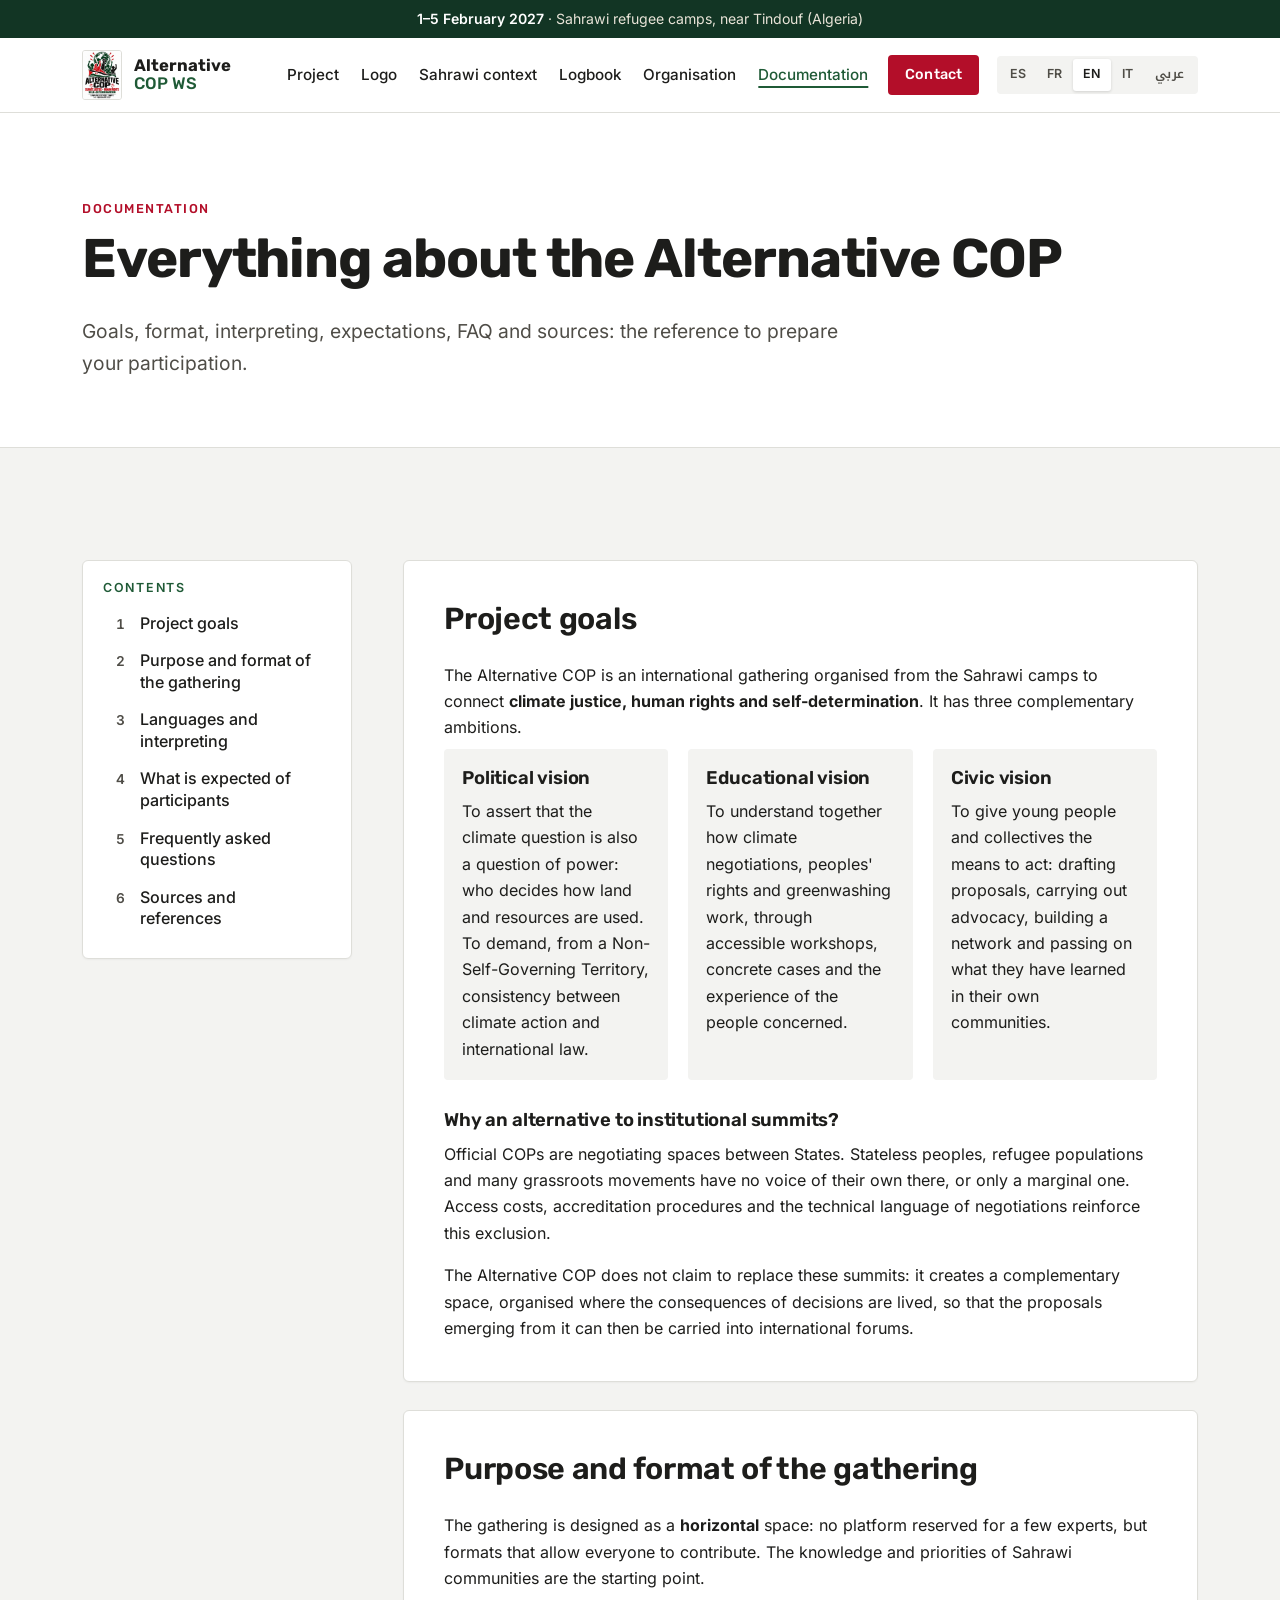
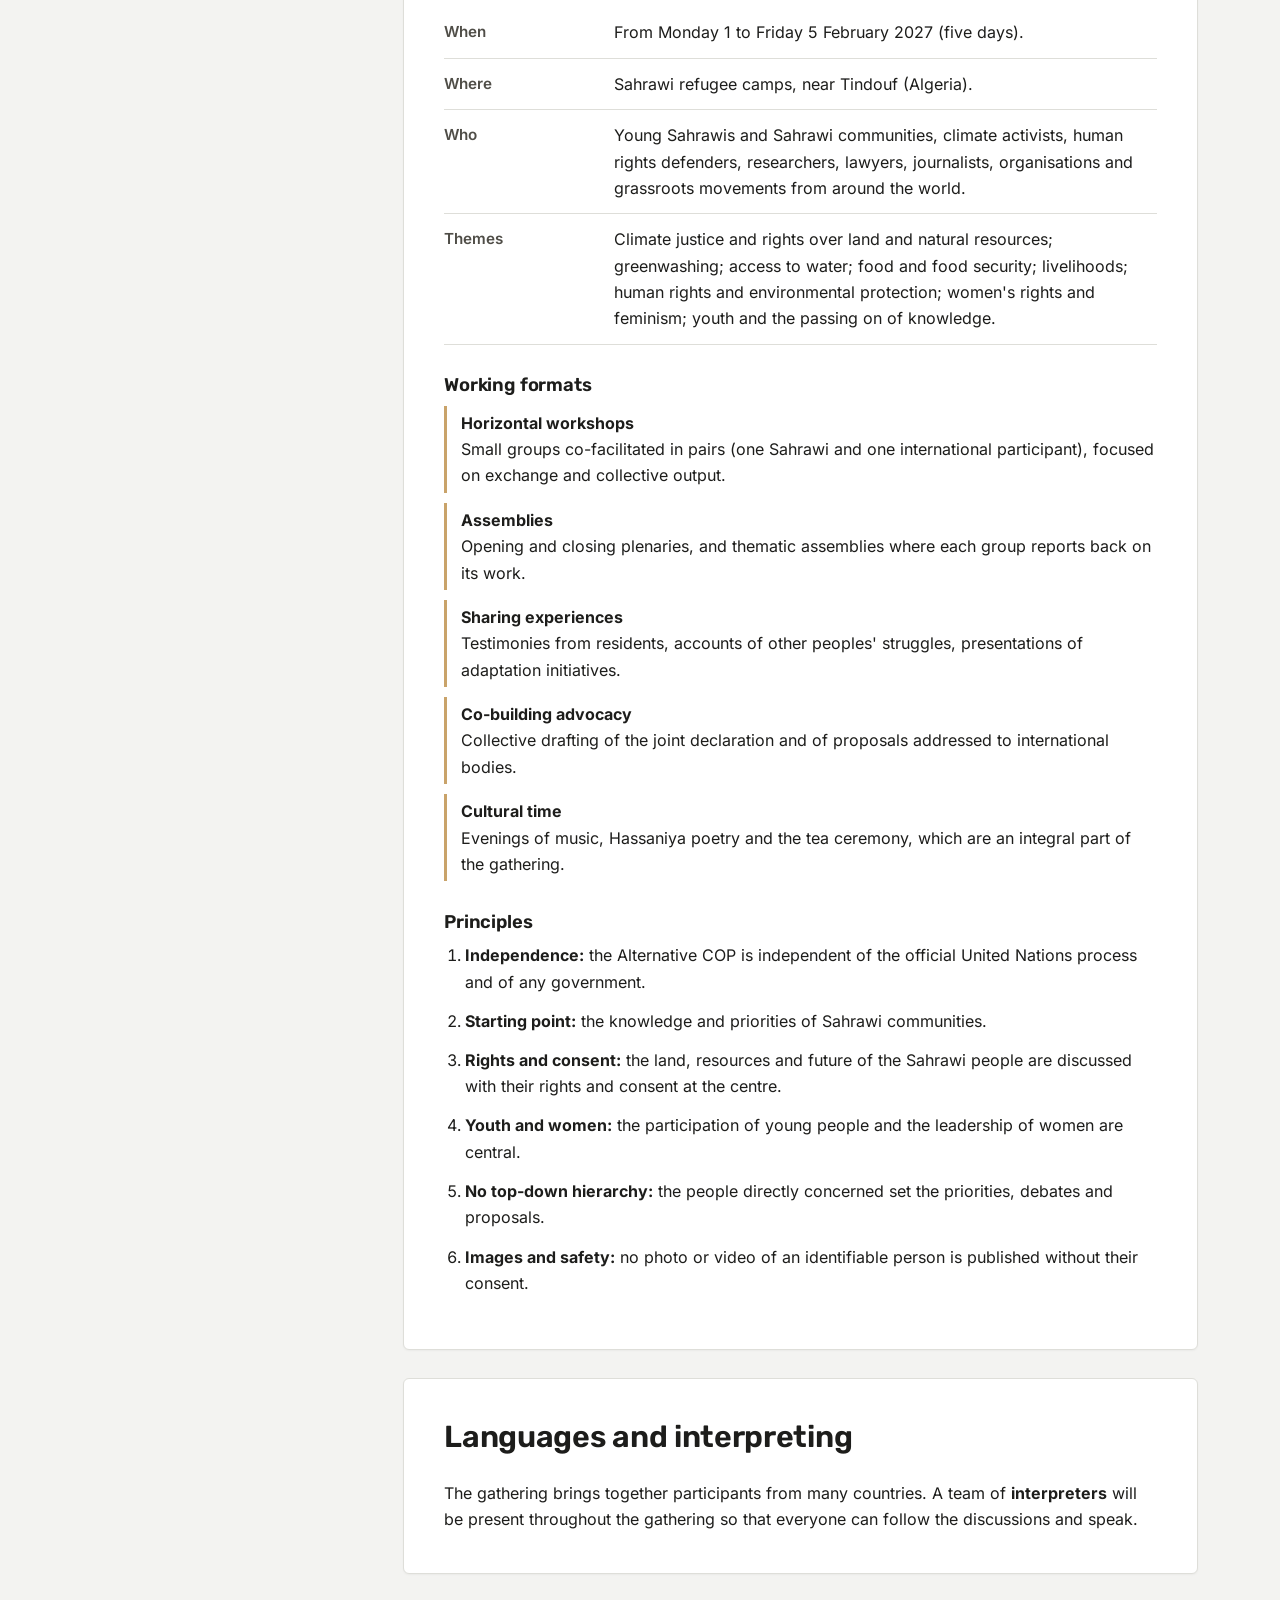
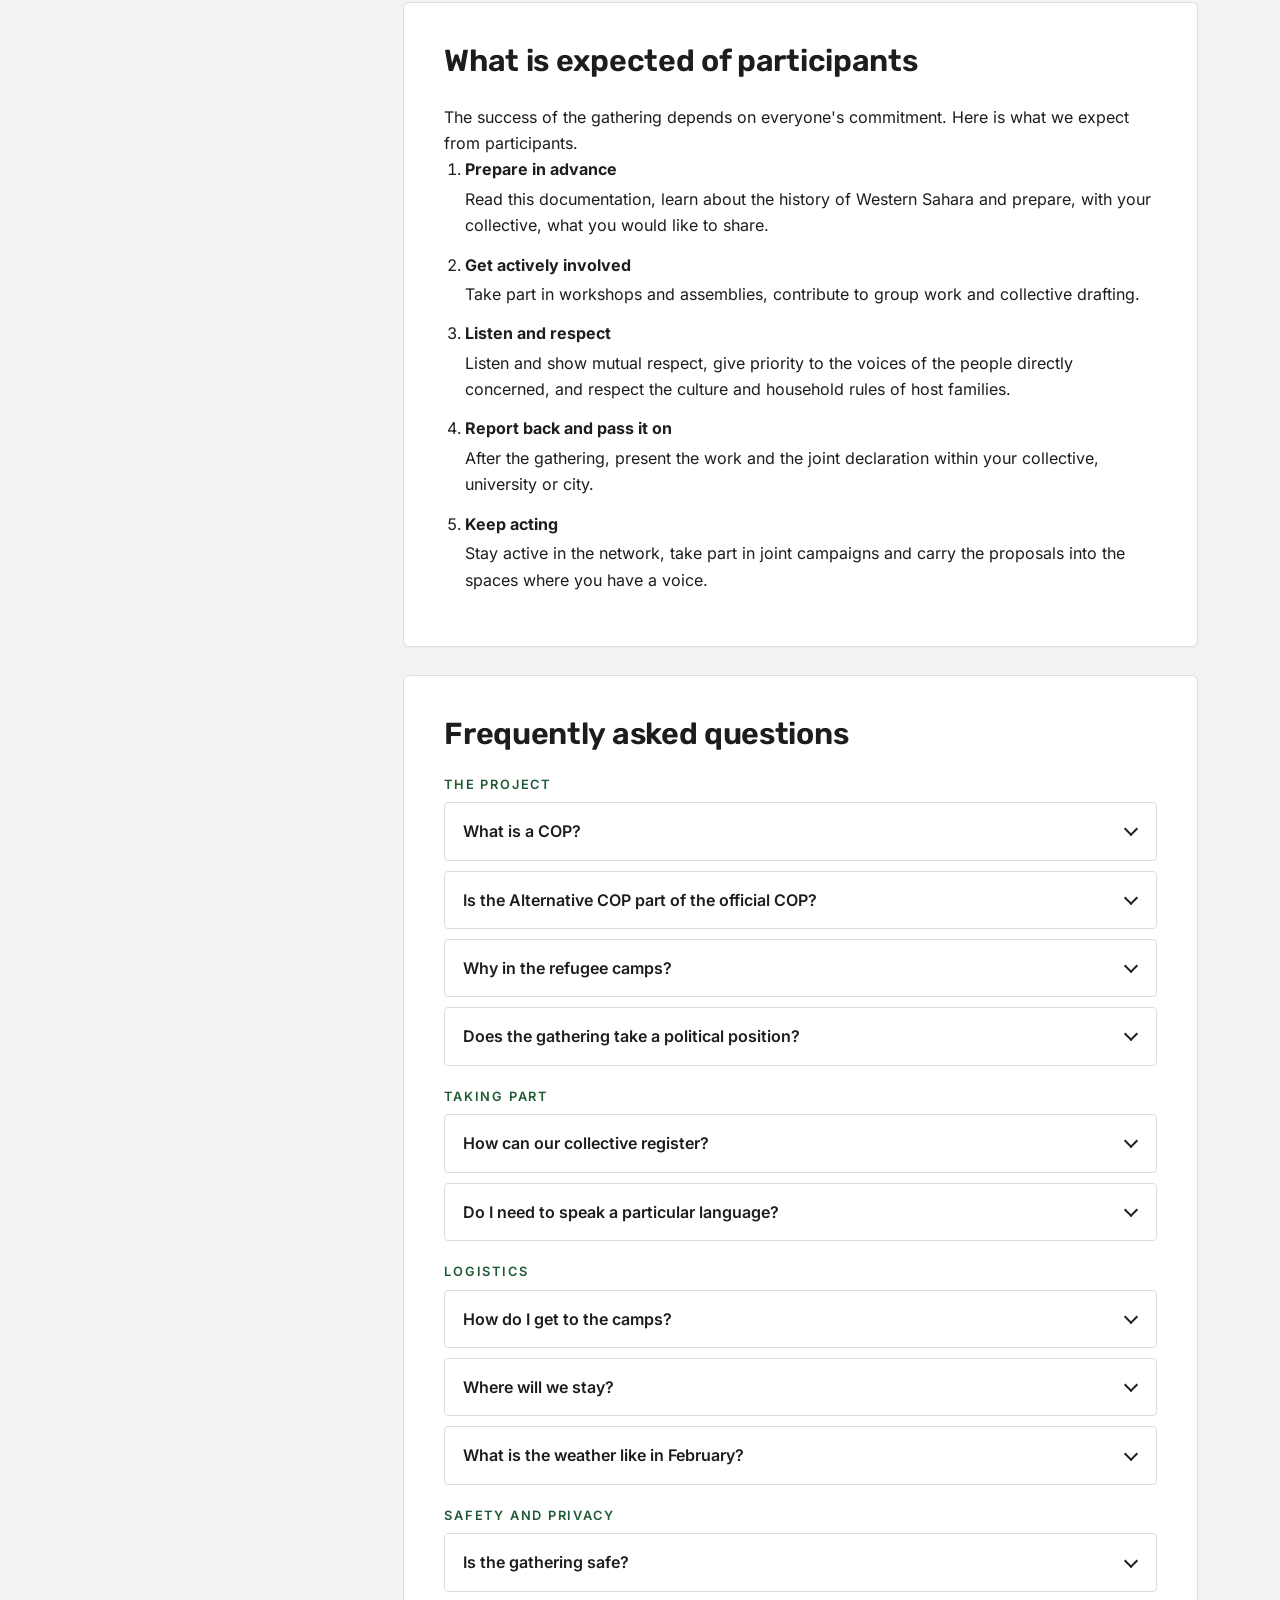
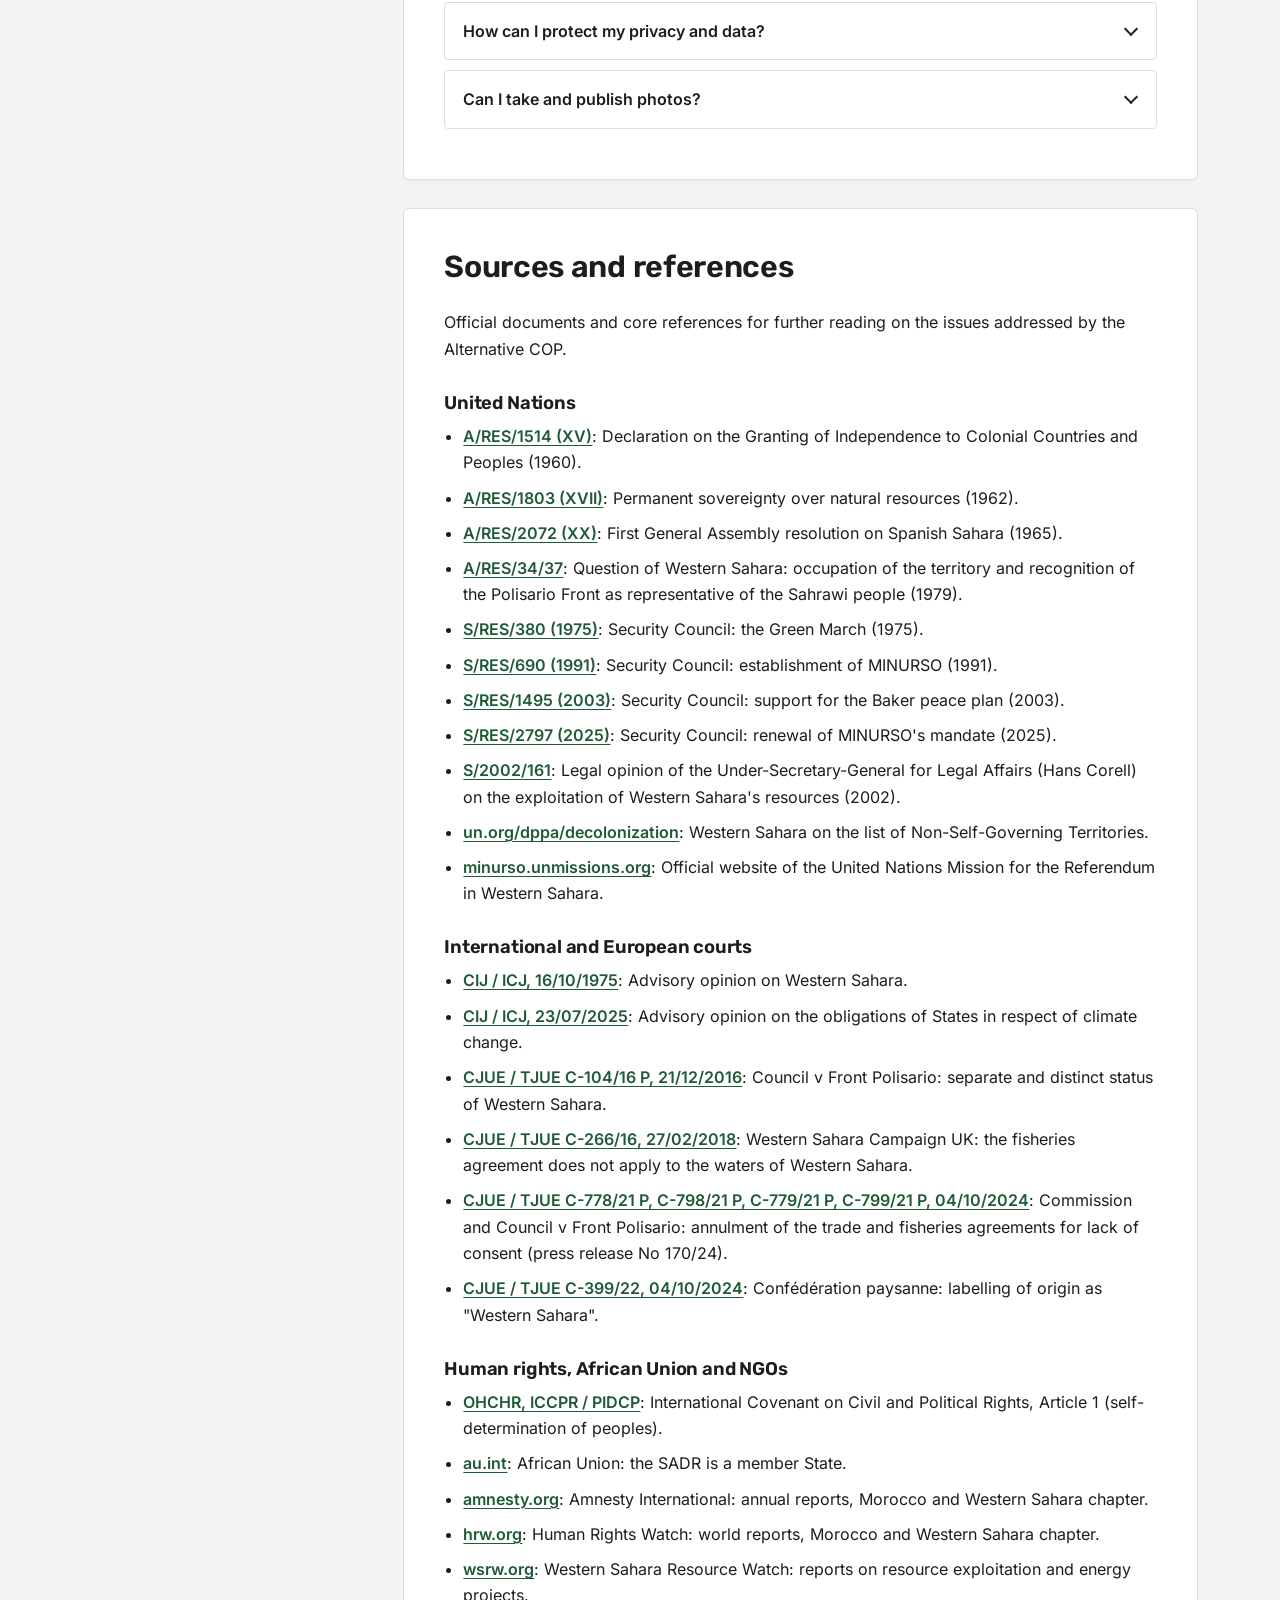
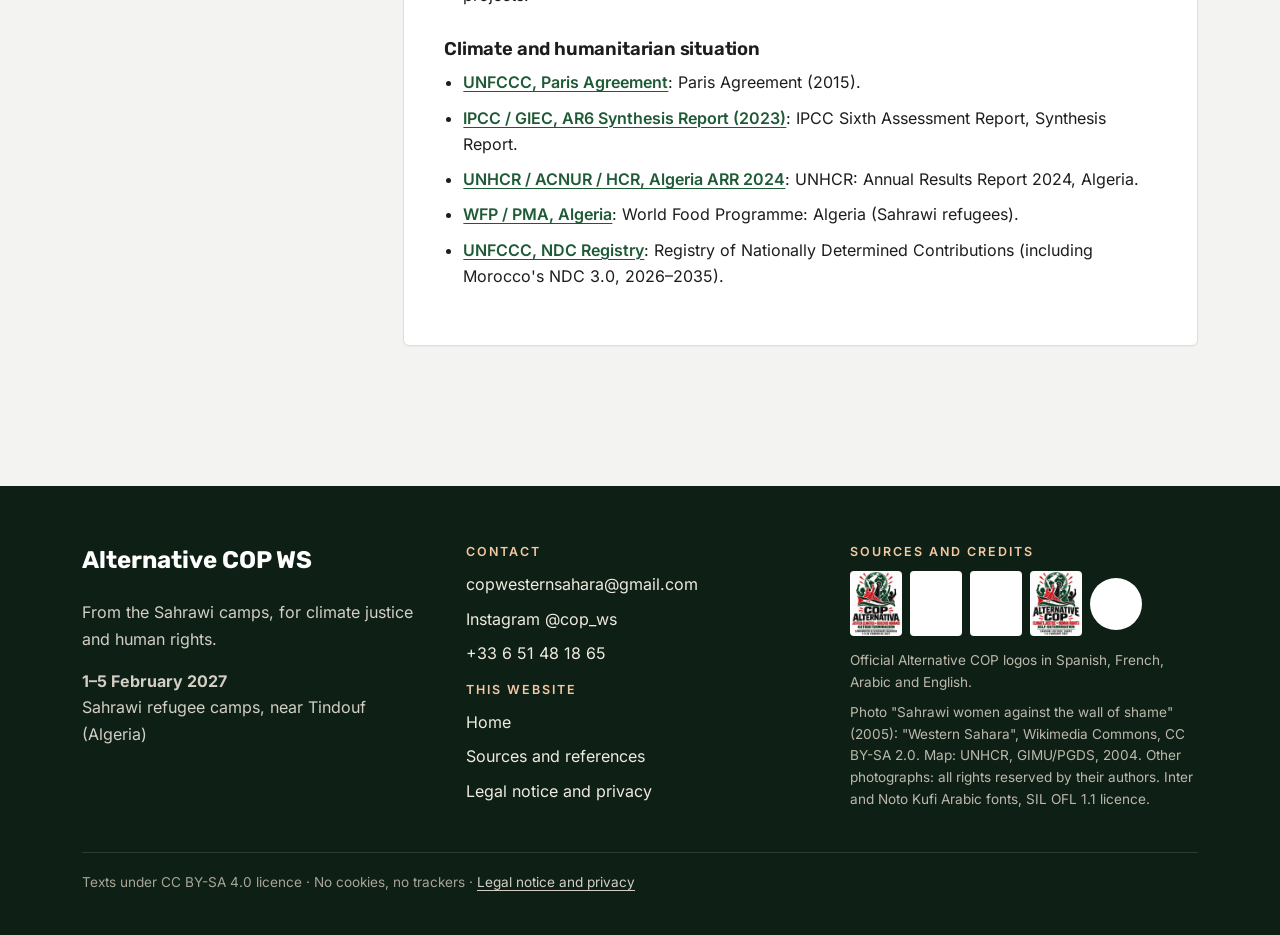
<file: documentation.html>
<!doctype html>
<html lang="es" dir="ltr">
<head>
  <meta charset="utf-8">
  <meta name="viewport" content="width=device-width, initial-scale=1">
  <meta http-equiv="Content-Security-Policy" content="default-src 'self'; script-src 'self'; style-src 'self'; img-src 'self'; font-src 'self'; connect-src 'self'; object-src 'none'; base-uri 'none'; form-action 'self'">
  <meta name="referrer" content="no-referrer">
  <title>Documentación | COP Alternativa WS</title>
  <meta name="description" content="Documentación de la COP Alternativa: objetivos, formato, idiomas e interpretación, programa, condiciones de participación, preguntas frecuentes y fuentes.">
  <meta name="theme-color" content="#123524">
  <link rel="icon" type="image/png" href="assets/favicon.png">
  <link rel="preload" href="assets/fonts/inter-latin-wght-normal.woff2" as="font" type="font/woff2" crossorigin>
  <link rel="stylesheet" href="style.css">
</head>
<body data-page="docs">
  <a class="skip-link" href="#contenido" data-i18n="skip">Ir al contenido</a>

  <div class="ribbon">
    <p><strong data-i18n="dates">1–5 de febrero de 2027</strong> · <span data-i18n="place">Campamentos de refugiados saharauis, cerca de Tinduf (Argelia)</span></p>
  </div>

  <header class="site-header">
    <div class="wrap header-inner">
      <a class="brand" href="index.html#inicio">
        <img id="brand-logo" src="assets/logos/logo-es-sm.jpg" alt="" width="40" height="50">
        <span class="brand-text" data-i18n="brand">COP<br><span>Alternativa WS</span></span>
      </a>
      <nav id="nav-principal" class="main-nav" data-i18n-attr="aria-label:navLabel" aria-label="Navegación principal">
        <ul>
          <li><a href="index.html#proyecto" data-i18n="nav.project">Proyecto</a></li>
          <li><a href="index.html#logo" data-i18n="nav.logo">Logo</a></li>
          <li><a href="index.html#contexto" data-i18n="nav.context">Contexto saharaui</a></li>
          <li><a href="index.html#camino" data-i18n="nav.journal">Camino a 2027</a></li>
          <li><a href="index.html#organizacion" data-i18n="nav.org">Organización</a></li>
          <li><a href="documentation.html" aria-current="page" data-i18n="nav.docs">Documentación</a></li>
          <li><a class="btn btn-red btn-sm" href="index.html#contact" data-i18n="nav.act">Contacto</a></li>
        </ul>
      </nav>
      <div class="lang-switch" role="group" aria-label="Idioma · Langue · اللغة">
        <button type="button" data-lang="es" lang="es">ES</button>
        <button type="button" data-lang="fr" lang="fr">FR</button>
        <button type="button" data-lang="en" lang="en">EN</button>
        <button type="button" data-lang="it" lang="it">IT</button>
        <button type="button" data-lang="ar" lang="ar">عربي</button>
      </div>
      <button class="nav-toggle" type="button" aria-expanded="false" aria-controls="nav-principal">
        <span class="nav-toggle-bar" aria-hidden="true"></span>
        <span class="sr-only" data-i18n="menu">Menú</span>
      </button>
    </div>
  </header>

  <main id="contenido">
    <header class="page-head">
      <div class="wrap">
        <p class="kicker" data-i18n="docs.kicker"></p>
        <h1 data-i18n="docs.title"></h1>
        <p class="lead" data-i18n="docs.lead"></p>
      </div>
    </header>

    <div class="section section-alt docs">
      <div class="wrap docs-grid">
        <nav class="docs-toc" aria-labelledby="toc-title">
          <p id="toc-title" class="card-label" data-i18n="docs.toc"></p>
          <ol>
            <li><a href="#d-objetivos"><span class="toc-n">1</span><span data-i18n="docs.h1"></span></a></li>
            <li><a href="#d-formato"><span class="toc-n">2</span><span data-i18n="docs.h2"></span></a></li>
            <li><a href="#d-idiomas"><span class="toc-n">3</span><span data-i18n="docs.h3"></span></a></li>
            <li><a href="#d-expectativas"><span class="toc-n">4</span><span data-i18n="docs.h6"></span></a></li>
            <li><a href="#d-faq"><span class="toc-n">5</span><span data-i18n="docs.h7"></span></a></li>
            <li><a href="#d-fuentes"><span class="toc-n">6</span><span data-i18n="docs.h8"></span></a></li>
          </ol>
        </nav>

        <div class="docs-body">
          <!-- 1 -->
          <section id="d-objetivos" class="doc" aria-labelledby="d1">
            <h2 id="d1"><span data-i18n="docs.h1"></span></h2>
            <div class="rich" data-i18n="d1.intro"></div>
            <div class="doc-cols">
              <div><h3 data-i18n="d1.polT"></h3><div class="rich" data-i18n="d1.pol"></div></div>
              <div><h3 data-i18n="d1.pedT"></h3><div class="rich" data-i18n="d1.ped"></div></div>
              <div><h3 data-i18n="d1.citT"></h3><div class="rich" data-i18n="d1.cit"></div></div>
            </div>
            <h3 data-i18n="d1.whyT"></h3>
            <div class="rich" data-i18n="d1.why"></div>
          </section>

          <!-- 2 -->
          <section id="d-formato" class="doc" aria-labelledby="d2">
            <h2 id="d2"><span data-i18n="docs.h2"></span></h2>
            <div class="rich" data-i18n="d2.intro"></div>
            <dl class="facts">
              <dt data-i18n="d2.whenL"></dt><dd data-i18n="d2.when"></dd>
              <dt data-i18n="d2.whereL"></dt><dd data-i18n="d2.where"></dd>
              <dt data-i18n="d2.whoL"></dt><dd data-i18n="d2.who"></dd>
              <dt data-i18n="d2.themesL"></dt><dd data-i18n="d2.themes"></dd>
            </dl>
            <h3 data-i18n="d2.formsT"></h3>
            <ul class="format-list">
              <li><strong data-i18n="d2.f1t"></strong><span data-i18n="d2.f1"></span></li>
              <li><strong data-i18n="d2.f2t"></strong><span data-i18n="d2.f2"></span></li>
              <li><strong data-i18n="d2.f3t"></strong><span data-i18n="d2.f3"></span></li>
              <li><strong data-i18n="d2.f4t"></strong><span data-i18n="d2.f4"></span></li>
              <li><strong data-i18n="d2.f5t"></strong><span data-i18n="d2.f5"></span></li>
            </ul>
            <h3 data-i18n="d2.principlesT"></h3>
            <ol class="rules">
              <li data-i18n="rule.1"></li><li data-i18n="rule.2"></li><li data-i18n="rule.3"></li>
              <li data-i18n="rule.4"></li><li data-i18n="rule.5"></li><li data-i18n="rule.6"></li>
            </ol>
          </section>

          <!-- 3 -->
          <section id="d-idiomas" class="doc" aria-labelledby="d3">
            <h2 id="d3"><span data-i18n="docs.h3"></span></h2>
            <div class="rich" data-i18n="d3.text"></div>
          </section>

          <!-- 6 -->
          <section id="d-expectativas" class="doc" aria-labelledby="d6">
            <h2 id="d6"><span data-i18n="docs.h6"></span></h2>
            <div class="rich" data-i18n="d6.intro"></div>
            <ol class="steps">
              <li><strong data-i18n="d6.1t"></strong><p data-i18n="d6.1"></p></li>
              <li><strong data-i18n="d6.2t"></strong><p data-i18n="d6.2"></p></li>
              <li><strong data-i18n="d6.3t"></strong><p data-i18n="d6.3"></p></li>
              <li><strong data-i18n="d6.4t"></strong><p data-i18n="d6.4"></p></li>
              <li><strong data-i18n="d6.5t"></strong><p data-i18n="d6.5"></p></li>
            </ol>
          </section>

          <!-- 7 -->
          <section id="d-faq" class="doc" aria-labelledby="d7">
            <h2 id="d7"><span data-i18n="docs.h7"></span></h2>
            <div class="faq">
              <h3 class="faq-group" data-i18n="faq.gPol"></h3>
              <details name="faq"><summary data-i18n="faq.1q"></summary><div class="rich" data-i18n="faq.1a"></div></details>
              <details name="faq"><summary data-i18n="faq.2q"></summary><div class="rich" data-i18n="faq.2a"></div></details>
              <details name="faq"><summary data-i18n="faq.3q"></summary><div class="rich" data-i18n="faq.3a"></div></details>
              <details name="faq"><summary data-i18n="faq.4q"></summary><div class="rich" data-i18n="faq.4a"></div></details>
              <h3 class="faq-group" data-i18n="faq.gPrac"></h3>
              <details name="faq"><summary data-i18n="faq.5q"></summary><div class="rich" data-i18n="faq.5a"></div></details>
              <details name="faq"><summary data-i18n="faq.7q"></summary><div class="rich" data-i18n="faq.7a"></div></details>
              <h3 class="faq-group" data-i18n="faq.gLog"></h3>
              <details name="faq"><summary data-i18n="faq.8q"></summary><div class="rich" data-i18n="faq.8a"></div></details>
              <details name="faq"><summary data-i18n="faq.9q"></summary><div class="rich" data-i18n="faq.9a"></div></details>
              <details name="faq"><summary data-i18n="faq.10q"></summary><div class="rich" data-i18n="faq.10a"></div></details>
              <h3 class="faq-group" data-i18n="faq.gSec"></h3>
              <details name="faq"><summary data-i18n="faq.11q"></summary><div class="rich" data-i18n="faq.11a"></div></details>
              <details name="faq"><summary data-i18n="faq.12q"></summary><div class="rich" data-i18n="faq.12a"></div></details>
              <details name="faq"><summary data-i18n="faq.13q"></summary><div class="rich" data-i18n="faq.13a"></div></details>
            </div>
          </section>

          <!-- 8 -->
          <section id="d-fuentes" class="doc" aria-labelledby="d8">
            <h2 id="d8"><span data-i18n="docs.h8"></span></h2>
            <p data-i18n="d8.intro"></p>

            <h3 data-i18n="d8.un"></h3>
            <ul class="sources">
              <li><a href="https://undocs.org/A/RES/1514(XV)" target="_blank" rel="noopener noreferrer">A/RES/1514 (XV)</a>: <span data-i18n="src.1514"></span></li>
              <li><a href="https://undocs.org/A/RES/1803(XVII)" target="_blank" rel="noopener noreferrer">A/RES/1803 (XVII)</a>: <span data-i18n="src.1803"></span></li>
              <li><a href="https://undocs.org/A/RES/2072(XX)" target="_blank" rel="noopener noreferrer">A/RES/2072 (XX)</a>: <span data-i18n="src.2072"></span></li>
              <li><a href="https://undocs.org/A/RES/34/37" target="_blank" rel="noopener noreferrer">A/RES/34/37</a>: <span data-i18n="src.3437"></span></li>
              <li><a href="https://undocs.org/S/RES/380(1975)" target="_blank" rel="noopener noreferrer">S/RES/380 (1975)</a>: <span data-i18n="src.380"></span></li>
              <li><a href="https://undocs.org/S/RES/690(1991)" target="_blank" rel="noopener noreferrer">S/RES/690 (1991)</a>: <span data-i18n="src.690"></span></li>
              <li><a href="https://undocs.org/S/RES/1495(2003)" target="_blank" rel="noopener noreferrer">S/RES/1495 (2003)</a>: <span data-i18n="src.1495"></span></li>
              <li><a href="https://digitallibrary.un.org/record/4093660" target="_blank" rel="noopener noreferrer">S/RES/2797 (2025)</a>: <span data-i18n="src.2797"></span></li>
              <li><a href="https://undocs.org/S/2002/161" target="_blank" rel="noopener noreferrer">S/2002/161</a>: <span data-i18n="src.corell"></span></li>
              <li><a href="https://www.un.org/dppa/decolonization/en/nsgt/western-sahara" target="_blank" rel="noopener noreferrer">un.org/dppa/decolonization</a>: <span data-i18n="src.nsgt"></span></li>
              <li><a href="https://minurso.unmissions.org/" target="_blank" rel="noopener noreferrer">minurso.unmissions.org</a>: <span data-i18n="src.minurso"></span></li>
            </ul>

            <h3 data-i18n="d8.courts"></h3>
            <ul class="sources">
              <li><a href="https://www.icj-cij.org/case/61" target="_blank" rel="noopener noreferrer">CIJ / ICJ, 16/10/1975</a>: <span data-i18n="src.icj75"></span></li>
              <li><a href="https://www.icj-cij.org/case/187" target="_blank" rel="noopener noreferrer">CIJ / ICJ, 23/07/2025</a>: <span data-i18n="src.icj25"></span></li>
              <li><a href="https://curia.europa.eu/juris/liste.jsf?num=C-104/16" target="_blank" rel="noopener noreferrer">CJUE / TJUE C-104/16 P, 21/12/2016</a>: <span data-i18n="src.c104"></span></li>
              <li><a href="https://curia.europa.eu/juris/liste.jsf?num=C-266/16" target="_blank" rel="noopener noreferrer">CJUE / TJUE C-266/16, 27/02/2018</a>: <span data-i18n="src.c266"></span></li>
              <li><a href="https://curia.europa.eu/jcms/upload/docs/application/pdf/2024-10/cp240170fr.pdf" target="_blank" rel="noopener noreferrer">CJUE / TJUE C-778/21 P, C-798/21 P, C-779/21 P, C-799/21 P, 04/10/2024</a>: <span data-i18n="src.c778"></span></li>
              <li><a href="https://curia.europa.eu/juris/liste.jsf?num=C-399/22" target="_blank" rel="noopener noreferrer">CJUE / TJUE C-399/22, 04/10/2024</a>: <span data-i18n="src.c399"></span></li>
            </ul>

            <h3 data-i18n="d8.rights"></h3>
            <ul class="sources">
              <li><a href="https://www.ohchr.org/en/instruments-mechanisms/instruments/international-covenant-civil-and-political-rights" target="_blank" rel="noopener noreferrer">OHCHR, ICCPR / PIDCP</a>: <span data-i18n="src.iccpr"></span></li>
              <li><a href="https://au.int/" target="_blank" rel="noopener noreferrer">au.int</a>: <span data-i18n="src.au"></span></li>
              <li><a href="https://www.amnesty.org/" target="_blank" rel="noopener noreferrer">amnesty.org</a>: <span data-i18n="src.amnesty"></span></li>
              <li><a href="https://www.hrw.org/" target="_blank" rel="noopener noreferrer">hrw.org</a>: <span data-i18n="src.hrw"></span></li>
              <li><a href="https://wsrw.org/" target="_blank" rel="noopener noreferrer">wsrw.org</a>: <span data-i18n="src.wsrw"></span></li>
            </ul>

            <h3 data-i18n="d8.climate"></h3>
            <ul class="sources">
              <li><a href="https://unfccc.int/process-and-meetings/the-paris-agreement" target="_blank" rel="noopener noreferrer">UNFCCC, Paris Agreement</a>: <span data-i18n="src.paris"></span></li>
              <li><a href="https://www.ipcc.ch/report/ar6/syr/" target="_blank" rel="noopener noreferrer">IPCC / GIEC, AR6 Synthesis Report (2023)</a>: <span data-i18n="src.ipcc"></span></li>
              <li><a href="https://www.unhcr.org/uk/sites/uk/files/2025-06/algeria_arr_2024_11.pdf" target="_blank" rel="noopener noreferrer">UNHCR / ACNUR / HCR, Algeria ARR 2024</a>: <span data-i18n="src.unhcr"></span></li>
              <li><a href="https://www.wfp.org/countries/algeria" target="_blank" rel="noopener noreferrer">WFP / PMA, Algeria</a>: <span data-i18n="src.wfp"></span></li>
              <li><a href="https://unfccc.int/NDCREG" target="_blank" rel="noopener noreferrer">UNFCCC, NDC Registry</a>: <span data-i18n="src.ndc"></span></li>
            </ul>
          </section>
        </div>
      </div>
    </div>
  </main>

  <footer class="site-footer">
    <div class="wrap footer-grid">
      <div>
        <p class="footer-brand" data-i18n="brandPlain">COP Alternativa WS</p>
        <p data-i18n="footer.tagline"></p>
        <p><strong data-i18n="dates"></strong><br><span data-i18n="place"></span></p>
      </div>
      <div>
        <p class="footer-title" data-i18n="footer.contact"></p>
        <ul class="footer-links">
          <li><a data-config-href="mailto" data-config="email" href="mailto:copwesternsahara@gmail.com">copwesternsahara@gmail.com</a></li>
          <li><a href="https://www.instagram.com/cop_ws/" target="_blank" rel="noopener noreferrer">Instagram @cop_ws</a></li>
          <li><a data-config-href="tel" data-config="phone" href="tel:+33651481865">+33 6 51 48 18 65</a></li>
        </ul>
        <p class="footer-title" data-i18n="footer.site"></p>
        <ul class="footer-links">
          <li><a href="index.html" data-i18n="footer.home"></a></li>
          <li><a href="documentation.html#d-fuentes" data-i18n="footer.sources"></a></li>
          <li><a href="mentions-legales.html" data-i18n="footer.legal"></a></li>
        </ul>
      </div>
      <div class="footer-credits">
        <p class="footer-title" data-i18n="footer.credits"></p>
        <ul class="footer-logos">
          <li><img src="assets/logos/logo-es-sm.jpg" width="60" height="75" loading="lazy" alt="COP Alternativa, logo (ES)"></li>
          <li><img src="assets/logos/logo-fr-sm.jpg" width="60" height="75" loading="lazy" alt="COP Alternative, logo (FR)"></li>
          <li><img src="assets/logos/logo-ar-sm.jpg" width="60" height="75" loading="lazy" alt="مؤتمر المناخ البديل, logo (AR)"></li>
          <li><img src="assets/logos/logo-en-sm.jpg" width="60" height="75" loading="lazy" alt="Alternative COP, logo (EN)"></li>
          <li><img class="round" src="assets/logos/logo-round-sm.jpg" width="60" height="60" loading="lazy" alt="COP Alternativa, logo"></li>
        </ul>
        <div class="footer-small rich" data-i18n="footer.creditsText"></div>
      </div>
    </div>
    <div class="wrap">
      <p class="footer-bottom"><span data-i18n="footer.license"></span> · <a href="mentions-legales.html" data-i18n="footer.legal"></a></p>
    </div>
  </footer>
  <noscript><p class="noscript">JavaScript es necesario para mostrar los textos · JavaScript est nécessaire pour afficher les textes · يلزم تفعيل جافاسكريبت لعرض النصوص</p></noscript>

  <script src="config.js" defer></script>
  <script src="i18n/es.js" defer></script>
  <script src="i18n/fr.js" defer></script>
  <script src="i18n/en.js" defer></script>
  <script src="i18n/it.js" defer></script>
  <script src="i18n/ar.js" defer></script>
  <script src="script.js" defer></script>
</body>
</html>
</file>
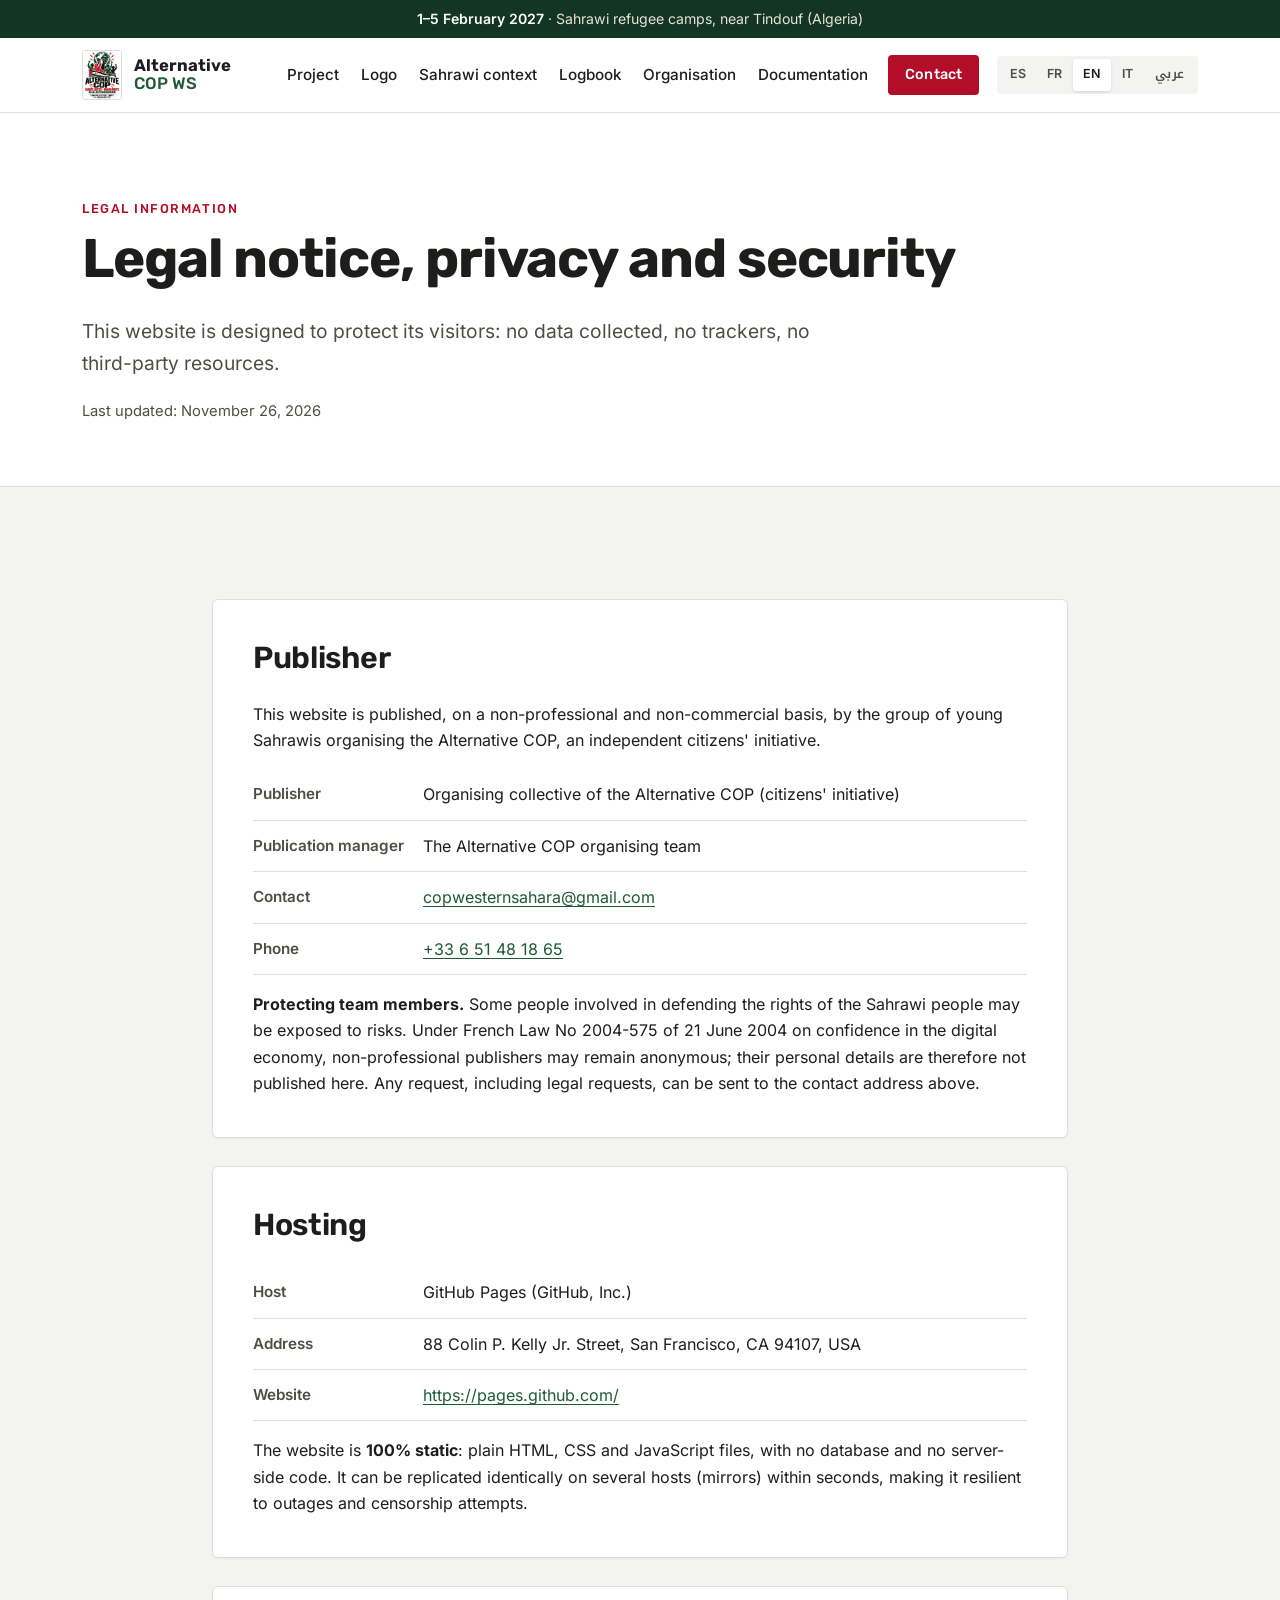
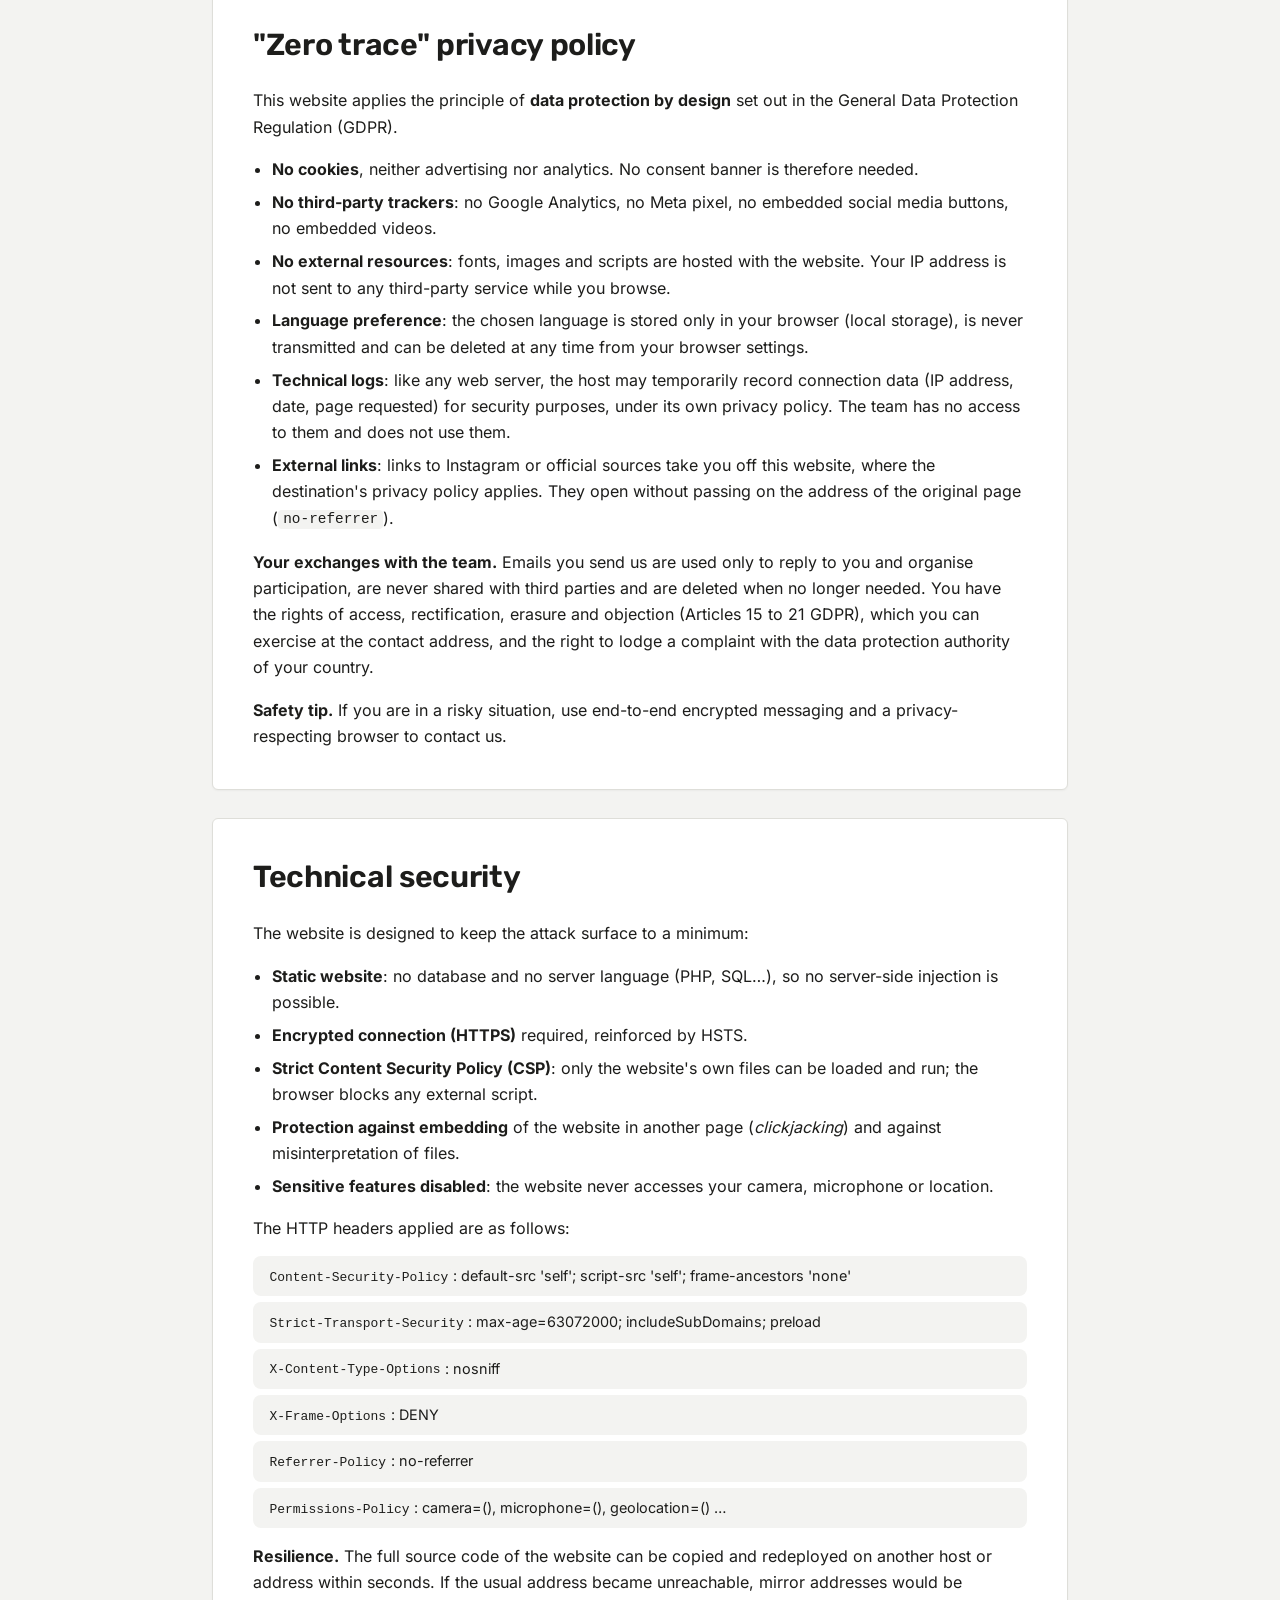
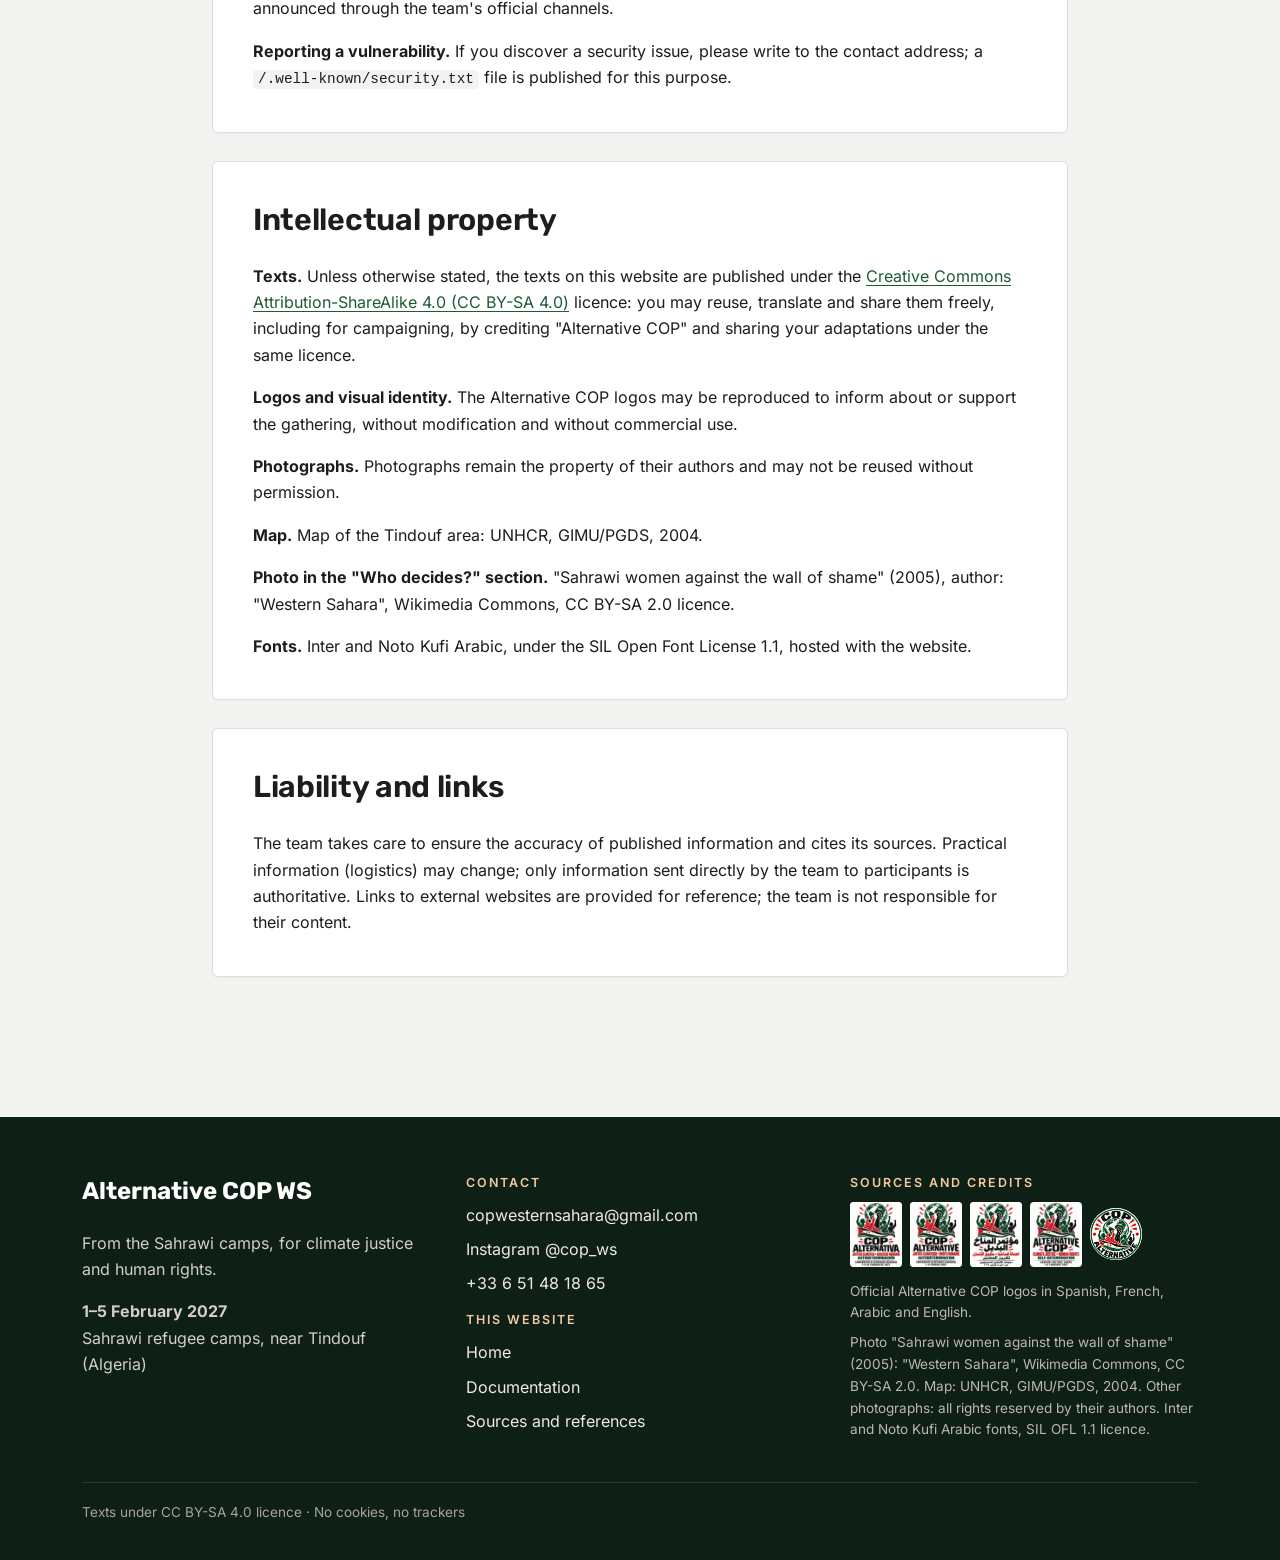
<file: mentions-legales.html>
<!doctype html>
<html lang="es" dir="ltr">
<head>
  <meta charset="utf-8">
  <meta name="viewport" content="width=device-width, initial-scale=1">
  <meta http-equiv="Content-Security-Policy" content="default-src 'self'; script-src 'self'; style-src 'self'; img-src 'self'; font-src 'self'; connect-src 'self'; object-src 'none'; base-uri 'none'; form-action 'self'">
  <meta name="referrer" content="no-referrer">
  <meta name="robots" content="noindex">
  <title>Aviso legal, privacidad y seguridad | COP Alternativa WS</title>
  <meta name="theme-color" content="#123524">
  <link rel="icon" type="image/png" href="assets/favicon.png">
  <link rel="stylesheet" href="style.css">
</head>
<body data-page="legal">
  <a class="skip-link" href="#contenido" data-i18n="skip">Ir al contenido</a>

  <div class="ribbon">
    <p><strong data-i18n="dates">1–5 de febrero de 2027</strong> · <span data-i18n="place">Campamentos de refugiados saharauis, cerca de Tinduf (Argelia)</span></p>
  </div>

  <header class="site-header">
    <div class="wrap header-inner">
      <a class="brand" href="index.html#inicio">
        <img id="brand-logo" src="assets/logos/logo-es-sm.jpg" alt="" width="40" height="50">
        <span class="brand-text" data-i18n="brand">COP<br><span>Alternativa WS</span></span>
      </a>
      <nav id="nav-principal" class="main-nav" data-i18n-attr="aria-label:navLabel" aria-label="Navegación principal">
        <ul>
          <li><a href="index.html#proyecto" data-i18n="nav.project">Proyecto</a></li>
          <li><a href="index.html#logo" data-i18n="nav.logo">Logo</a></li>
          <li><a href="index.html#contexto" data-i18n="nav.context">Contexto saharaui</a></li>
          <li><a href="index.html#camino" data-i18n="nav.journal">Camino a 2027</a></li>
          <li><a href="index.html#organizacion" data-i18n="nav.org">Organización</a></li>
          <li><a href="documentation.html" data-i18n="nav.docs">Documentación</a></li>
          <li><a class="btn btn-red btn-sm" href="index.html#contact" data-i18n="nav.act">Contacto</a></li>
        </ul>
      </nav>
      <div class="lang-switch" role="group" aria-label="Idioma · Langue · اللغة">
        <button type="button" data-lang="es" lang="es">ES</button>
        <button type="button" data-lang="fr" lang="fr">FR</button>
        <button type="button" data-lang="en" lang="en">EN</button>
        <button type="button" data-lang="it" lang="it">IT</button>
        <button type="button" data-lang="ar" lang="ar">عربي</button>
      </div>
      <button class="nav-toggle" type="button" aria-expanded="false" aria-controls="nav-principal">
        <span class="nav-toggle-bar" aria-hidden="true"></span>
        <span class="sr-only" data-i18n="menu">Menú</span>
      </button>
    </div>
  </header>

  <main id="contenido">
    <header class="page-head">
      <div class="wrap">
        <p class="kicker" data-i18n="legal.kicker"></p>
        <h1 data-i18n="legal.title"></h1>
        <p class="lead" data-i18n="legal.lead"></p>
        <p class="small"><span data-i18n="legal.updated"></span> <time data-config="legalUpdated"></time></p>
      </div>
    </header>

    <div class="section section-alt">
      <div class="wrap legal">
        <section class="doc" aria-labelledby="l1">
          <h2 id="l1"><span data-i18n="legal.h1"></span></h2>
          <div class="rich" data-i18n="legal.publisher"></div>
          <dl class="facts">
            <dt data-i18n="legal.pubNameL"></dt><dd data-i18n="legal.pubName"></dd>
            <dt data-i18n="legal.pubDirL"></dt><dd data-i18n="legal.pubDir"></dd>
            <dt data-i18n="legal.contactL"></dt><dd><a data-config-href="mailto" data-config="email" href="mailto:copwesternsahara@gmail.com">copwesternsahara@gmail.com</a></dd>
            <dt data-i18n="contact.phone"></dt><dd><a data-config-href="tel" data-config="phone" href="tel:+33651481865">+33 6 51 48 18 65</a></dd>
          </dl>
          <div class="rich" data-i18n="legal.anon"></div>
        </section>

        <section class="doc" aria-labelledby="l2">
          <h2 id="l2"><span data-i18n="legal.h2"></span></h2>
          <dl class="facts">
            <dt data-i18n="legal.hostL"></dt><dd data-config="hostName"></dd>
            <dt data-i18n="legal.hostAddrL"></dt><dd data-config="hostAddress"></dd>
            <dt data-i18n="legal.hostUrlL"></dt><dd><a data-config="hostUrl" data-config-href="url" href="https://pages.github.com/" target="_blank" rel="noopener noreferrer"></a></dd>
          </dl>
          <div class="rich" data-i18n="legal.hosting"></div>
        </section>

        <section class="doc" aria-labelledby="l3">
          <h2 id="l3"><span data-i18n="legal.h3"></span></h2>
          <div class="rich" data-i18n="legal.privacy"></div>
        </section>

        <section class="doc" aria-labelledby="l4">
          <h2 id="l4"><span data-i18n="legal.h4"></span></h2>
          <div class="rich" data-i18n="legal.security"></div>
          <ul class="sec-list" dir="ltr">
            <li><code>Content-Security-Policy</code>: default-src 'self'; script-src 'self'; frame-ancestors 'none'</li>
            <li><code>Strict-Transport-Security</code>: max-age=63072000; includeSubDomains; preload</li>
            <li><code>X-Content-Type-Options</code>: nosniff</li>
            <li><code>X-Frame-Options</code>: DENY</li>
            <li><code>Referrer-Policy</code>: no-referrer</li>
            <li><code>Permissions-Policy</code>: camera=(), microphone=(), geolocation=() …</li>
          </ul>
          <div class="rich" data-i18n="legal.resilience"></div>
        </section>

        <section class="doc" aria-labelledby="l5">
          <h2 id="l5"><span data-i18n="legal.h5"></span></h2>
          <div class="rich" data-i18n="legal.ip"></div>
        </section>

        <section class="doc" aria-labelledby="l6">
          <h2 id="l6"><span data-i18n="legal.h6"></span></h2>
          <div class="rich" data-i18n="legal.liability"></div>
        </section>
      </div>
    </div>
  </main>

  <footer class="site-footer">
    <div class="wrap footer-grid">
      <div>
        <p class="footer-brand" data-i18n="brandPlain">COP Alternativa WS</p>
        <p data-i18n="footer.tagline"></p>
        <p><strong data-i18n="dates"></strong><br><span data-i18n="place"></span></p>
      </div>
      <div>
        <p class="footer-title" data-i18n="footer.contact"></p>
        <ul class="footer-links">
          <li><a data-config-href="mailto" data-config="email" href="mailto:copwesternsahara@gmail.com">copwesternsahara@gmail.com</a></li>
          <li><a href="https://www.instagram.com/cop_ws/" target="_blank" rel="noopener noreferrer">Instagram @cop_ws</a></li>
          <li><a data-config-href="tel" data-config="phone" href="tel:+33651481865">+33 6 51 48 18 65</a></li>
        </ul>
        <p class="footer-title" data-i18n="footer.site"></p>
        <ul class="footer-links">
          <li><a href="index.html" data-i18n="footer.home"></a></li>
          <li><a href="documentation.html" data-i18n="nav.docs"></a></li>
          <li><a href="documentation.html#d-fuentes" data-i18n="footer.sources"></a></li>
        </ul>
      </div>
      <div class="footer-credits">
        <p class="footer-title" data-i18n="footer.credits"></p>
        <ul class="footer-logos">
          <li><img src="assets/logos/logo-es-sm.jpg" width="60" height="75" loading="lazy" alt="COP Alternativa, logo (ES)"></li>
          <li><img src="assets/logos/logo-fr-sm.jpg" width="60" height="75" loading="lazy" alt="COP Alternative, logo (FR)"></li>
          <li><img src="assets/logos/logo-ar-sm.jpg" width="60" height="75" loading="lazy" alt="مؤتمر المناخ البديل, logo (AR)"></li>
          <li><img src="assets/logos/logo-en-sm.jpg" width="60" height="75" loading="lazy" alt="Alternative COP, logo (EN)"></li>
          <li><img class="round" src="assets/logos/logo-round-sm.jpg" width="60" height="60" loading="lazy" alt="COP Alternativa, logo"></li>
        </ul>
        <div class="footer-small rich" data-i18n="footer.creditsText"></div>
      </div>
    </div>
    <div class="wrap">
      <p class="footer-bottom"><span data-i18n="footer.license"></span></p>
    </div>
  </footer>

  <noscript><p class="noscript">JavaScript es necesario para mostrar los textos · JavaScript est nécessaire pour afficher les textes · يلزم تفعيل جافاسكريبت لعرض النصوص</p></noscript>

  <script src="config.js" defer></script>
  <script src="i18n/es.js" defer></script>
  <script src="i18n/fr.js" defer></script>
  <script src="i18n/en.js" defer></script>
  <script src="i18n/it.js" defer></script>
  <script src="i18n/ar.js" defer></script>
  <script src="script.js" defer></script>
</body>
</html>
</file>
<file: style.css>
/* COP Alternativa : V2.1
   Éditorial sobre : fond pierre très clair, typographie Inter, angles peu arrondis.
   Polices auto-hébergées (SIL Open Font License) : aucun appel à un serveur tiers. */

@font-face { font-family: "Rubik"; font-style: normal; font-weight: 300 900; font-display: swap;
  src: url("assets/fonts/rubik-latin-wght-normal.woff2") format("woff2");
  unicode-range: U+0000-00FF, U+0131, U+0152-0153, U+02BB-02BC, U+02C6, U+02DA, U+02DC, U+0304, U+0308, U+0329, U+2000-206F, U+20AC, U+2122, U+2191, U+2193, U+2212, U+2215, U+FEFF, U+FFFD; }
@font-face { font-family: "Rubik"; font-style: normal; font-weight: 300 900; font-display: swap;
  src: url("assets/fonts/rubik-latin-ext-wght-normal.woff2") format("woff2");
  unicode-range: U+0100-02BA, U+02BD-02C5, U+02C7-02CC, U+02CE-02D7, U+02DD-02FF, U+0304, U+0308, U+0329, U+1D00-1DBF, U+1E00-1E9F, U+1EF2-1EFF, U+2020, U+20A0-20AB, U+20AD-20C0, U+2113, U+2C60-2C7F, U+A720-A7FF; }
@font-face { font-family: "Rubik"; font-style: normal; font-weight: 300 900; font-display: swap;
  src: url("assets/fonts/rubik-arabic-wght-normal.woff2") format("woff2");
  unicode-range: U+0600-06FF, U+0750-077F, U+0870-088E, U+0890-0891, U+0897-08E1, U+08E3-08FF, U+200C-200E, U+2010-2011, U+204F, U+2E41, U+FB50-FDFF, U+FE70-FE74, U+FE76-FEFC; }
@font-face { font-family: "Inter"; font-style: normal; font-weight: 100 900; font-display: swap;
  src: url("assets/fonts/inter-latin-wght-normal.woff2") format("woff2");
  unicode-range: U+0000-00FF, U+0131, U+0152-0153, U+02BB-02BC, U+02C6, U+02DA, U+02DC, U+0304, U+0308, U+0329, U+2000-206F, U+20AC, U+2122, U+2191, U+2193, U+2212, U+2215, U+FEFF, U+FFFD; }
@font-face { font-family: "Inter"; font-style: normal; font-weight: 100 900; font-display: swap;
  src: url("assets/fonts/inter-latin-ext-wght-normal.woff2") format("woff2");
  unicode-range: U+0100-02BA, U+02BD-02C5, U+02C7-02CC, U+02CE-02D7, U+02DD-02FF, U+0304, U+0308, U+0329, U+1D00-1DBF, U+1E00-1E9F, U+1EF2-1EFF, U+2020, U+20A0-20AB, U+20AD-20C0, U+2113, U+2C60-2C7F, U+A720-A7FF; }
@font-face { font-family: "Noto Kufi Arabic"; font-style: normal; font-weight: 100 900; font-display: swap;
  src: url("assets/fonts/noto-kufi-arabic-arabic-wght-normal.woff2") format("woff2");
  unicode-range: U+0600-06FF, U+0750-077F, U+0870-088E, U+0890-0891, U+0897-08E1, U+08E3-08FF, U+200C-200E, U+2010-2011, U+204F, U+2E41, U+FB50-FDFF, U+FE70-FE74, U+FE76-FEFC; }

:root {
  --bg: #FFFFFF;
  --bg-alt: #F3F3F1;
  --bg-deep: #123524;
  --ink: #1D1D1B;
  --ink-soft: #4F4D47;
  --line-c: #DEDED9;
  --green: #1F5A36;
  --green-light: #EAF1EC;
  --red: #B30E29;
  --red-dark: #8F0B21;
  --sand: #C9A36A;
  --white: #FFFFFF;

  --radius: 4px;
  --radius-lg: 6px;
  --shadow: 0 1px 2px rgba(20, 20, 15, .04);
  --shadow-hover: 0 4px 14px rgba(20, 20, 15, .08);
  --f-head: "Rubik", "Inter", -apple-system, BlinkMacSystemFont, "Segoe UI", Roboto, sans-serif;
  --f-body: "Inter", -apple-system, BlinkMacSystemFont, "Segoe UI", Roboto, "Helvetica Neue", Arial, sans-serif;
  --f-ar: "Noto Kufi Arabic", "Segoe UI", Tahoma, sans-serif;
  --wrap: 1180px;
  --gutter: clamp(16px, 4vw, 32px);
  --line: 1px solid var(--line-c);
}

*, *::before, *::after { box-sizing: border-box; }
html { scroll-behavior: smooth; scroll-padding-top: 96px; -webkit-text-size-adjust: 100%; }
@media (prefers-reduced-motion: reduce) { html { scroll-behavior: auto; } *, *::before, *::after { transition: none !important; animation: none !important; } }
body {
  margin: 0; background: var(--bg); color: var(--ink);
  font-family: var(--f-body); font-size: 1rem; line-height: 1.65;
  overflow-x: hidden; -webkit-font-smoothing: antialiased;
}
html[lang="ar"] body { font-family: var(--f-ar); line-height: 1.95; }
html[lang="ar"] h1, html[lang="ar"] h2, html[lang="ar"] h3, html[lang="ar"] h4,
html[lang="ar"] .btn, html[lang="ar"] .kicker, html[lang="ar"] .card-label, html[lang="ar"] .log-date,
html[lang="ar"] .brand-text, html[lang="ar"] .questions-list, html[lang="ar"] .ribbon, html[lang="ar"] .footer-title,
html[lang="ar"] .photo-band-quote, html[lang="ar"] .hero-date, html[lang="ar"] .footer-brand, html[lang="ar"] .day-n,
html[lang="ar"] .note-strong { font-family: "Rubik", var(--f-ar); letter-spacing: 0; text-transform: none; font-style: normal; }
html[lang="ar"] h1, html[lang="ar"] h2 { line-height: 1.45; }
html[lang="ar"] h3, html[lang="ar"] h4 { line-height: 1.55; }

img, svg { max-width: 100%; height: auto; display: block; }
a { color: var(--green); text-decoration-thickness: 1px; text-underline-offset: 3px; }
a:hover { color: var(--red); }
:focus-visible { outline: 3px solid var(--red); outline-offset: 2px; border-radius: 4px; }
mark { background: none; color: inherit; }
h1, h2, h3, h4 { font-family: var(--f-head); font-weight: 600; line-height: 1.2; margin: 0 0 .5em; letter-spacing: -.01em; color: inherit; }
h1 { font-size: clamp(2.2rem, 5vw, 3.8rem); font-weight: 700; line-height: 1.08; letter-spacing: -.02em; }
h2 { font-size: clamp(1.8rem, 3.4vw, 2.6rem); }
h3 { font-size: clamp(1.2rem, 2vw, 1.45rem); }
h4 { font-size: 1.15rem; }
p { margin: 0 0 1em; }
code { font-family: ui-monospace, Consolas, monospace; font-size: .9em; background: var(--bg-alt); padding: .1em .35em; border-radius: 4px; }
.sr-only { position: absolute; width: 1px; height: 1px; padding: 0; margin: -1px; overflow: hidden; clip: rect(0 0 0 0); white-space: nowrap; border: 0; }
.wrap { max-width: var(--wrap); margin-inline: auto; padding-inline: var(--gutter); }
.small { font-size: .92rem; color: var(--ink-soft); }
.lead { font-size: clamp(1.1rem, 1.5vw, 1.26rem); max-width: 64ch; color: var(--ink-soft); }
.lead-sm { font-size: 1.08rem; }
.rich > :last-child { margin-bottom: 0; }
.rich ul, .rich ol { padding-inline-start: 1.2em; margin: 0 0 1em; }
.rich li { margin-bottom: .4em; }
.rich h5 { font: 600 1rem/1.3 var(--f-body); margin: 1.2em 0 .4em; }

.skip-link { position: absolute; inset-inline-start: 8px; top: -60px; background: var(--ink); color: var(--white); padding: 8px 14px; z-index: 500; border-radius: 6px; }
.skip-link:focus { top: 8px; color: var(--white); }

/* ---------- Ribbon & header ---------- */
.ribbon { background: var(--bg-deep); color: #E9E4D8; font-size: .88rem; text-align: center; padding: .45rem var(--gutter); }
.ribbon p { margin: 0; }
.ribbon strong { color: var(--white); font-weight: 600; }
.site-header { position: sticky; top: 0; z-index: 50; background: var(--white); border-bottom: var(--line); }
.header-inner { display: flex; align-items: center; gap: 18px; min-height: 74px; }
.brand { display: flex; align-items: center; gap: 12px; text-decoration: none; flex-shrink: 0; color: var(--ink); }
.brand:hover { color: var(--ink); }
.brand img.is-round { width: 46px; height: 46px; border-radius: 50%; border: 0; }
.brand img { width: 40px; height: 50px; object-fit: cover; border-radius: 3px; border: var(--line); background: var(--white); }
.brand-text { font-family: var(--f-head); font-weight: 700; line-height: 1.05; font-size: 1.04rem; }
.brand-text span { color: var(--green); font-weight: 500; }
.main-nav { margin-inline-start: auto; }

.lang-switch { display: flex; flex-shrink: 0; background: var(--bg-alt); border-radius: 4px; padding: 3px; }
.lang-switch button {
  font: 600 .78rem/1 var(--f-body); letter-spacing: .04em; background: transparent; color: var(--ink-soft); border: 0;
  padding: 7px 10px; cursor: pointer; min-height: 32px; min-width: 34px; border-radius: 3px;
}
.lang-switch button[lang="ar"] { font-family: var(--f-ar); }
.lang-switch button:hover { color: var(--ink); }
.lang-switch button[aria-pressed="true"] { background: var(--white); color: var(--ink); box-shadow: 0 1px 3px rgba(0, 0, 0, .14); }

.main-nav ul { list-style: none; margin: 0; padding: 0; display: flex; align-items: center; gap: 2px; }
.main-nav a { white-space: nowrap; }
.main-nav a:not(.btn) { display: block; padding: 8px 10px; font-weight: 500; text-decoration: none; font-size: .95rem; color: var(--ink); }
.main-nav a:not(.btn):hover, .main-nav a[aria-current="page"] { color: var(--green); }
.main-nav a[aria-current="page"] { text-decoration: underline; text-decoration-thickness: 2px; text-underline-offset: 6px; }
.main-nav .btn { margin-inline-start: 8px; }
.nav-toggle { display: none; }

@media (max-width: 1120px) {
  .main-nav { margin-inline-start: 0; }
  .lang-switch { margin-inline-start: auto; }
  .nav-toggle {
    display: inline-flex; align-items: center; justify-content: center; width: 44px; height: 44px;
    border: var(--line); background: var(--white); border-radius: 8px; cursor: pointer;
  }
  .nav-toggle-bar, .nav-toggle-bar::before, .nav-toggle-bar::after {
    display: block; width: 20px; height: 2px; background: var(--ink); position: relative; content: ""; border-radius: 2px;
  }
  .nav-toggle-bar::before { position: absolute; top: -6px; }
  .nav-toggle-bar::after { position: absolute; top: 6px; }
  .main-nav { position: absolute; inset-inline: 0; top: 100%; background: var(--white); border-bottom: var(--line); box-shadow: var(--shadow); display: none; }
  .main-nav.is-open { display: block; }
  .main-nav ul { flex-direction: column; align-items: stretch; padding: 8px var(--gutter) 18px; }
  .main-nav a:not(.btn) { padding: 12px 4px; border-bottom: var(--line); }
  .main-nav .btn { margin-top: 12px; margin-inline-start: 0; }
}
@media (max-width: 520px) {
  .brand-text { display: none; }
  .header-inner { gap: 10px; }
}

/* ---------- Buttons ---------- */
.btn {
  display: inline-flex; align-items: center; justify-content: center; gap: .4em;
  font: 500 1rem/1.1 var(--f-head); letter-spacing: .01em;
  padding: .85em 1.5em; border: 1px solid transparent; border-radius: 4px; min-height: 44px;
  text-decoration: none; cursor: pointer; transition: background .15s, color .15s, border-color .15s, transform .15s;
  color: var(--ink);
}
.btn:hover { transform: translateY(-1px); }
.btn-red { background: var(--red); color: var(--white); }
.btn-red:hover { background: var(--red-dark); color: var(--white); }
.btn-paper { background: transparent; border-color: currentColor; color: var(--ink); }
.btn-paper:hover { background: var(--ink); border-color: var(--ink); color: var(--white); }
.btn-light { background: var(--white); color: var(--ink); }
.btn-light:hover { background: var(--bg-alt); color: var(--ink); }
.btn-sm { font-size: .9rem; padding: .6em 1.1em; min-height: 40px; }
.btn-block { width: 100%; }
.cta-row { display: flex; flex-wrap: wrap; gap: 12px; margin-top: 1.6rem; }

/* ---------- Cards & grids ---------- */
.card { background: var(--white); border: var(--line); border-radius: var(--radius-lg); box-shadow: var(--shadow); padding: clamp(22px, 2.6vw, 30px); }
.card > :last-child { margin-bottom: 0; }
.card-accent { background: var(--green-light); border-color: #CFE0D4; }
.card-label { font: 600 .78rem/1.2 var(--f-body); text-transform: uppercase; letter-spacing: .14em; color: var(--green); margin: 0 0 .7em; }
.kicker { font: 500 .8rem/1.2 var(--f-head); text-transform: uppercase; letter-spacing: .12em; color: var(--red); margin: 0 0 .9rem; }
.card h4 { font-size: 1.2rem; }

.grid-2, .grid-3, .two-col { display: grid; gap: 24px; margin-block: 28px; }
.grid-2, .two-col { grid-template-columns: repeat(auto-fit, minmax(min(100%, 340px), 1fr)); }
.grid-3 { grid-template-columns: repeat(auto-fit, minmax(min(100%, 290px), 1fr)); }
.two-col { gap: clamp(28px, 5vw, 64px); align-items: start; }

/* ---------- Sections ---------- */
.section { padding-block: clamp(64px, 9vw, 112px); }
.section-alt { background: var(--bg-alt); }
.section-head { margin-bottom: clamp(24px, 3vw, 40px); max-width: 840px; }
.subhead { margin-top: clamp(40px, 5vw, 64px); font-size: clamp(1.3rem, 2.2vw, 1.6rem); }
.subhead-tight { margin-top: 0; }
.subhead::after { content: ""; display: block; width: 40px; height: 2px; background: var(--red); margin-top: .55em; }

.section-dark { position: relative; isolation: isolate; color: #EDEAE2; background: var(--bg-deep); overflow: hidden; }
.section-bg { position: absolute; inset: 0; width: 100%; height: 100%; object-fit: cover; z-index: -2; }
.section-dark::before { content: ""; position: absolute; inset: 0; z-index: -1; background: linear-gradient(180deg, rgba(18, 53, 36, .94) 0%, rgba(18, 53, 36, .9) 55%, rgba(12, 30, 21, .97) 100%); }
.section-dark h2 { color: var(--white); }
.section-dark .lead { color: rgba(237, 234, 226, .88); }
.section-dark .kicker { color: #F3C9A1; }
.section-dark .card { color: var(--ink); }

.page-head { background: var(--white); padding-block: clamp(48px, 7vw, 88px) clamp(32px, 4vw, 48px); border-bottom: var(--line); }
.page-head h1 { font-size: clamp(2.2rem, 4.6vw, 3.4rem); }

/* ---------- Hero ---------- */
.hero { position: relative; isolation: isolate; overflow: hidden; color: var(--white); padding-block: clamp(72px, 12vw, 150px); background: #2b2a25; }
.hero-bg { position: absolute; inset: 0; width: 100%; height: 100%; object-fit: cover; object-position: 60% 40%; z-index: -2; }
.hero::before {
  content: ""; position: absolute; inset: 0; z-index: -1;
  background: linear-gradient(90deg, rgba(14, 22, 17, .88) 0%, rgba(14, 22, 17, .66) 50%, rgba(14, 22, 17, .34) 100%), linear-gradient(0deg, rgba(14, 22, 17, .55), transparent 40%);
}
html[dir="rtl"] .hero::before {
  background: linear-gradient(270deg, rgba(14, 22, 17, .88) 0%, rgba(14, 22, 17, .66) 50%, rgba(14, 22, 17, .34) 100%), linear-gradient(0deg, rgba(14, 22, 17, .55), transparent 40%);
}
.hero h1 { color: var(--white); max-width: 16ch; }
.hero h1 mark { color: #F3E3C3; }
.hero .kicker { color: #F3C9A1; }
.hero .lead { color: rgba(255, 255, 255, .9); }
.hero .btn-paper { color: var(--white); border-color: rgba(255, 255, 255, .75); }
.hero .btn-paper:hover { background: var(--white); color: var(--ink); border-color: var(--white); }
.hero-grid { display: grid; grid-template-columns: minmax(0, 1.55fr) minmax(0, 1fr); gap: clamp(28px, 5vw, 72px); align-items: end; }
.hero-card { background: var(--white); color: var(--ink); border-radius: var(--radius-lg); padding: clamp(22px, 2.6vw, 30px); box-shadow: 0 20px 50px rgba(0, 0, 0, .25); }
.hero-badge { width: 64px; height: 64px; border-radius: 50%; margin-bottom: 14px; }
.hero-date { font: 700 1.35rem/1.2 var(--f-head); margin: 0 0 .2em; }
.hero-place { color: var(--ink-soft); font-size: .98rem; margin: 0 0 1.2em; padding-bottom: 1.1em; border-bottom: var(--line); }
.countdown { display: grid; grid-template-columns: repeat(3, 1fr); gap: 8px; }
.countdown div { background: var(--bg-alt); border-radius: var(--radius); padding: 12px 4px; text-align: center; }
.countdown span { display: block; font: 700 clamp(1.6rem, 3vw, 2.1rem)/1 var(--f-head); color: var(--green); }
.countdown small { font-size: .75rem; text-transform: uppercase; letter-spacing: .1em; color: var(--ink-soft); }
.cd-live { grid-column: 1 / -1; font: 700 1.3rem/1.2 var(--f-head); margin: 0; }
@media (max-width: 860px) {
  .hero-grid { grid-template-columns: 1fr; }
  .hero::before, html[dir="rtl"] .hero::before { background: linear-gradient(180deg, rgba(14, 22, 17, .74) 0%, rgba(14, 22, 17, .88) 100%); }
}

/* ---------- Figures ---------- */
.figures { background: var(--white); border-bottom: var(--line); }
.figures-grid { list-style: none; display: grid; grid-template-columns: repeat(4, 1fr); margin-block: 0; padding-block: 0; }
.figures-grid li { padding: 34px 22px; border-inline-end: var(--line); }
.figures-grid li:last-child { border-inline-end: 0; }
.fig-num { display: block; font: 700 clamp(2.2rem, 4.2vw, 3rem)/1 var(--f-head); color: var(--green); letter-spacing: -.03em; }
.fig-label { display: block; margin-top: 10px; font-size: .95rem; color: var(--ink-soft); line-height: 1.45; }
@media (max-width: 860px) {
  .figures-grid { grid-template-columns: repeat(2, 1fr); }
  .figures-grid li { border-bottom: var(--line); }
  .figures-grid li:nth-child(2n) { border-inline-end: 0; }
}

/* ---------- Questions (SVG + piliers) ---------- */
.questions {
  margin-block: 56px 0; display: grid; grid-template-columns: minmax(0, 1fr) minmax(0, 1.15fr);
  background: var(--bg-deep); color: #EDEAE2; border-radius: var(--radius-lg); overflow: hidden; box-shadow: var(--shadow);
}
.questions-media { margin: 0; position: relative; min-height: 340px; background: #222; }
.questions-media img { position: absolute; inset: 0; width: 100%; height: 100%; object-fit: cover; object-position: 50% 45%; }
.questions-media figcaption { position: absolute; inset-inline: 0; bottom: 0; padding: 18px 12px 8px; font-size: .74rem; line-height: 1.4; color: #EEE; background: linear-gradient(0deg, rgba(0,0,0,.75), rgba(0,0,0,0)); }
.questions-media figcaption a { color: #FFF; }
.questions-body { padding: clamp(26px, 4vw, 52px); align-self: center; }
.questions-kicker { font-size: 1.08rem; color: rgba(237, 234, 226, .9); }
.questions-list { list-style: none; padding: 0; margin: 0; font: 700 clamp(1.35rem, 2.5vw, 1.85rem)/1.25 var(--f-head); letter-spacing: -.02em; }
.questions-list li { color: var(--white); padding: .35em 0; border-bottom: 1px solid rgba(255, 255, 255, .16); }
.questions-list li:last-child { border-bottom: 0; }
@media (max-width: 860px) { .questions { grid-template-columns: 1fr; } .questions-media { min-height: 260px; } }
.pillars { margin-top: 24px; }
.pillar { border-top: 3px solid var(--red); }
.pillar h4 { font-size: 1.3rem; }
.note-strong { font: 600 clamp(1.1rem, 1.8vw, 1.3rem)/1.5 var(--f-head); border-inline-start: 4px solid var(--red); padding-inline-start: 18px; max-width: 70ch; margin: 32px 0 0; }

.people { list-style: none; padding: 0; margin: 0 0 1em; display: grid; gap: 12px; }
.people li { background: var(--white); border: var(--line); border-radius: var(--radius); padding: 16px 18px; display: flex; align-items: center; gap: 14px; box-shadow: var(--shadow); }
.people li::before { content: ""; flex: 0 0 auto; width: 12px; height: 12px; border-radius: 50%; background: var(--green); box-shadow: 0 0 0 4px var(--green-light); }
.people-name { font: 600 1.05rem/1.3 var(--f-head); }

/* ---------- Accordéons ---------- */
.accordion details, .faq details { border: var(--line); border-radius: var(--radius); background: var(--white); margin-bottom: 10px; overflow: hidden; }
.accordion summary, .faq summary {
  list-style: none; cursor: pointer; padding: 15px 18px; font-weight: 600; display: flex; align-items: center; gap: 14px;
  min-height: 52px; position: relative; padding-inline-end: 48px;
}
.accordion summary::-webkit-details-marker, .faq summary::-webkit-details-marker { display: none; }
.accordion summary::after, .faq summary::after {
  content: ""; position: absolute; inset-inline-end: 20px; top: 50%; width: 10px; height: 10px; margin-top: -7px;
  border-inline-end: 2px solid var(--ink); border-bottom: 2px solid var(--ink); transform: rotate(45deg); transition: transform .2s;
}
.accordion details[open] summary::after, .faq details[open] summary::after { transform: rotate(-135deg); margin-top: -2px; }
.accordion summary:hover, .faq summary:hover { background: var(--bg-alt); }
.accordion details[open] summary, .faq details[open] summary { background: var(--bg-alt); border-bottom: var(--line); }
.acc-body, .faq details > .rich { padding: 16px 18px 18px; }

.impacts .card h4 { font-size: 1.35rem; }

/* ---------- Photo band ---------- */
.photo-band { position: relative; isolation: isolate; overflow: hidden; color: var(--white); padding-block: clamp(90px, 14vw, 170px); background: #2b2a25; }
.photo-band img { position: absolute; inset: 0; width: 100%; height: 100%; object-fit: cover; object-position: center 35%; z-index: -2; }
.photo-band::before { content: ""; position: absolute; inset: 0; z-index: -1; background: linear-gradient(90deg, rgba(14, 22, 17, .8), rgba(14, 22, 17, .4)); }
.photo-band-inner { display: flex; flex-wrap: wrap; align-items: flex-end; justify-content: space-between; gap: 24px; }
.photo-band-quote { font: 600 clamp(1.5rem, 3.2vw, 2.3rem)/1.3 var(--f-head); max-width: 26ch; margin: 0; }

/* ---------- Context ---------- */
.map-grid { display: grid; grid-template-columns: minmax(0, 1.2fr) minmax(0, 1fr); gap: clamp(24px, 4vw, 48px); align-items: start; }
.map-card { padding: 10px; margin: 0; }
.map-card img { border-radius: var(--radius); }
.map-card figcaption { margin: 10px 6px 4px; }
@media (max-width: 860px) { .map-grid { grid-template-columns: 1fr; } }
.tags { list-style: none; padding: 0; margin: 1em 0; display: flex; flex-wrap: wrap; gap: 8px; }
.tags li { background: var(--white); border: var(--line); border-radius: 3px; padding: 4px 14px; font-weight: 500; font-size: .93rem; }

.timeline { list-style: none; padding: 0; margin: 28px 0; border-inline-start: 1px solid #C9C9C3; }
.timeline li { position: relative; padding: 0 0 28px; padding-inline-start: 28px; display: grid; grid-template-columns: 130px 1fr; gap: 18px; }
.timeline li::before { content: ""; position: absolute; inset-inline-start: -6px; top: 7px; width: 11px; height: 11px; background: var(--white); border: 2px solid var(--green); border-radius: 50%; }
.timeline .tl-now::before { background: var(--red); border-color: var(--red); }
.tl-date { font: 700 1.05rem/1.4 var(--f-head); color: var(--green); direction: ltr; unicode-bidi: isolate; }
.timeline h4 { font-size: 1.06rem; margin-bottom: .3em; }
.timeline h4 a { color: inherit; text-decoration: underline; text-decoration-color: var(--red); text-decoration-thickness: 1px; text-underline-offset: 4px; }
.timeline h4 a:hover { color: var(--red); }
.timeline h4 a::after { content: " \2197"; font-weight: 400; color: var(--ink-soft); }
.timeline p { margin: 0 0 .4em; max-width: 72ch; }
@media (max-width: 600px) { .timeline li { grid-template-columns: 1fr; gap: 2px; } }

/* ---------- Journal ---------- */
.log { list-style: none; padding: 0; margin: 24px 0; display: grid; gap: 20px; grid-template-columns: repeat(auto-fit, minmax(min(100%, 330px), 1fr)); }
.log .card { transition: box-shadow .2s; }
.log .card:hover { box-shadow: var(--shadow-hover); }
.log h3 { font-size: 1.22rem; }
.log-date { font: 600 .78rem/1.3 var(--f-body); text-transform: uppercase; letter-spacing: .14em; color: var(--red); margin-bottom: .8em; }
.log-next { background: var(--green-light); border-color: #CFE0D4; }

/* ---------- Agir ---------- */
.ways { list-style: none; padding: 0; margin: 0 0 36px; display: grid; gap: 20px; grid-template-columns: repeat(auto-fit, minmax(min(100%, 250px), 1fr)); }
.ways h3 { font-size: 1.18rem; color: var(--ink); }
.ways p { margin: 0; }
.ways .card { border-top: 3px solid var(--red); }
.contact-grid { display: grid; grid-template-columns: minmax(0, 1.25fr) minmax(0, 1fr); gap: clamp(24px, 4vw, 48px); align-items: start; }
@media (max-width: 860px) { .contact-grid { grid-template-columns: 1fr; } }
.contact-side .card-label { color: #F3C9A1; }
.contact-big { display: block; font: 600 clamp(1.15rem, 2.2vw, 1.55rem)/1.3 var(--f-head); color: var(--white); word-break: break-word; margin-bottom: .6em; direction: ltr; text-align: start; text-decoration: none; }
.contact-big:hover { color: #F3C9A1; text-decoration: underline; }
.contact-side .btn-paper { color: var(--white); border-color: rgba(255, 255, 255, .7); }
.contact-side .btn-paper:hover { background: var(--white); color: var(--ink); }
.form h3 { color: var(--ink); }
.form .field { margin-bottom: 16px; }
.form label { display: block; font-weight: 600; margin-bottom: 6px; font-size: .95rem; }
.form input, .form textarea, .form select {
  width: 100%; font: inherit; padding: 11px 14px; border: 1px solid #A9A293; border-radius: 8px; background: var(--white); color: var(--ink);
}
.form input:focus, .form textarea:focus, .form select:focus { outline: 3px solid rgba(31, 90, 54, .35); outline-offset: 1px; border-color: var(--green); }
.form-error { color: var(--red); font-weight: 600; }

/* ---------- Documentation ---------- */
.docs-grid { display: grid; grid-template-columns: 270px minmax(0, 1fr); gap: clamp(24px, 4vw, 56px); align-items: start; }
.docs-grid > * { min-width: 0; }
.docs-toc { position: sticky; top: 96px; background: var(--white); border: var(--line); border-radius: var(--radius-lg); box-shadow: var(--shadow); padding: 20px; }
.docs-toc ol { list-style: none; margin: 0; padding: 0; }
.docs-toc li { margin: 0; }
.docs-toc a { display: flex; gap: 10px; align-items: baseline; padding: 8px 10px; border-radius: 8px; text-decoration: none; font-weight: 500; color: var(--ink); line-height: 1.35; border-inline-start: 3px solid transparent; }
.docs-toc a:hover { background: var(--bg-alt); color: var(--green); }
.docs-toc a[aria-current="true"] { background: var(--green-light); color: var(--green); border-inline-start-color: var(--green); font-weight: 600; }
.toc-n { font: 600 .85rem/1 var(--f-body); color: var(--ink-soft); min-width: 1em; font-variant-numeric: tabular-nums; }
@media (max-width: 900px) {
  .docs-grid { grid-template-columns: minmax(0, 1fr); }
  .docs-toc { top: 74px; z-index: 20; padding: 8px; border-radius: 0; margin-inline: calc(var(--gutter) * -1); border-inline: 0; }
  .docs-toc .card-label { display: none; }
  .docs-toc ol { display: flex; gap: 4px; overflow-x: auto; scrollbar-width: thin; -webkit-overflow-scrolling: touch; }
  .docs-toc li { flex: 0 0 auto; }
  .docs-toc a { white-space: nowrap; border-inline-start: 0; border-bottom: 3px solid transparent; border-radius: 6px 6px 0 0; }
  .docs-toc a[aria-current="true"] { border-bottom-color: var(--green); }
  html { scroll-padding-top: 150px; }
}
.doc { background: var(--white); border: var(--line); border-radius: var(--radius-lg); box-shadow: var(--shadow); padding: clamp(22px, 3.2vw, 40px); margin-bottom: 28px; scroll-margin-top: 100px; }
.doc:focus { outline: none; }
.doc > h2 { font-size: clamp(1.45rem, 2.6vw, 1.9rem); margin-bottom: .8em; }
.doc h3 { font-size: 1.15rem; margin-top: 1.6em; }
.doc-cols { display: grid; grid-template-columns: repeat(auto-fit, minmax(min(100%, 220px), 1fr)); gap: 20px; margin-top: 8px; }
.doc-cols > div { background: var(--bg-alt); border-radius: var(--radius); padding: 18px; }
.doc-cols h3 { margin-top: 0; }
.facts { display: grid; grid-template-columns: 170px 1fr; margin: 1em 0; }
.facts dt, .facts dd { padding: 12px 0; border-bottom: var(--line); margin: 0; }
.facts dt { font-weight: 600; color: var(--ink-soft); font-size: .95rem; padding-inline-end: 12px; }
.facts dd { word-break: break-word; }
@media (max-width: 600px) { .facts { grid-template-columns: 1fr; } .facts dt { border-bottom: 0; padding-bottom: 0; } }
.format-list { list-style: none; padding: 0; margin: 0; display: grid; gap: 10px; }
.format-list li { border-inline-start: 3px solid var(--sand); padding: 4px 0; padding-inline-start: 14px; }
.format-list strong { display: block; }
.rules, .steps { padding-inline-start: 1.3em; margin: 0; }
.rules li, .steps li { margin-bottom: .8em; }
.steps p { margin: .2em 0 0; }
.lang-cards { list-style: none; padding: 0; margin: 0 0 1.4em; display: grid; grid-template-columns: repeat(3, 1fr); gap: 12px; }
.lang-cards li { border: var(--line); border-radius: var(--radius); padding: 18px; text-align: center; background: var(--bg-alt); }
.lang-glyph { display: block; font: 600 1.5rem/1.3 var(--f-head); color: var(--green); margin-bottom: 4px; }
.lang-glyph[lang="ar"] { font-family: var(--f-ar); }
.lang-cards strong { font-size: .88rem; color: var(--ink-soft); font-weight: 500; }
@media (max-width: 560px) { .lang-cards { grid-template-columns: 1fr; } }

.program { list-style: none; padding: 0; margin: 1.2em 0 0; display: grid; gap: 16px; }
.day { border: var(--line); border-radius: var(--radius); overflow: hidden; }
.day header { display: flex; align-items: baseline; gap: 14px; flex-wrap: wrap; background: var(--bg-deep); color: var(--white); padding: 12px 18px; }
.day-n { font: 600 .78rem/1.2 var(--f-body); text-transform: uppercase; letter-spacing: .14em; color: #F3C9A1; }
.day header h3 { margin: 0; font-size: 1.15rem; }
.day dl { display: grid; grid-template-columns: 150px 1fr; margin: 0; }
.day dt, .day dd { margin: 0; padding: 10px 18px; border-bottom: var(--line); }
.day dt { font-weight: 600; color: var(--green); font-size: .92rem; background: var(--bg-alt); }
.day dt:last-of-type, .day dd:last-of-type { border-bottom: 0; }
@media (max-width: 600px) { .day dl { grid-template-columns: 1fr; } .day dt { border-bottom: 0; padding-bottom: 4px; } }

.cond-grid { display: grid; grid-template-columns: repeat(auto-fit, minmax(min(100%, 260px), 1fr)); gap: 16px; }
.cond-grid article { border: var(--line); border-radius: var(--radius); padding: 18px; }
.cond-grid h3 { margin-top: 0; }

.faq-group { font: 600 .8rem/1.2 var(--f-body) !important; text-transform: uppercase; letter-spacing: .14em; color: var(--green); margin: 1.8em 0 .8em !important; }
.faq-group:first-child { margin-top: 0 !important; }
html[lang="ar"] .faq-group { font-family: var(--f-ar) !important; letter-spacing: 0; }
.sources { padding-inline-start: 1.2em; margin: 0 0 1em; }
.sources li { margin-bottom: .55em; }
.sources a { font-weight: 600; word-break: break-word; }

/* ---------- Mentions légales ---------- */
.legal { max-width: 920px; }
.sec-list { list-style: none; padding: 0; margin: 1em 0; display: grid; gap: 6px; font-size: .9rem; text-align: left; }
.sec-list li { background: var(--bg-alt); border-radius: 8px; padding: 8px 12px; word-break: break-word; }

/* ---------- Footer ---------- */
.site-footer { background: #0E1F16; color: #D3CFC4; padding-block: 60px 28px; }
.site-footer a { color: #F0EBDF; }
.footer-grid { display: grid; grid-template-columns: repeat(auto-fit, minmax(min(100%, 260px), 1fr)); gap: 36px; }
.footer-brand { font: 700 1.5rem/1.2 var(--f-head); color: var(--white); }
.footer-title { font: 600 .78rem/1 var(--f-body); text-transform: uppercase; letter-spacing: .16em; color: #F3C9A1; margin-top: 1.4em; }
.footer-title:first-child { margin-top: 0; }
.footer-links { list-style: none; padding: 0; margin: 0; }
.footer-links li { margin-bottom: .5em; }
.footer-links a { text-decoration: none; }
.footer-links a:hover { color: var(--white); text-decoration: underline; }
.footer-logos { list-style: none; padding: 0; margin: 0 0 14px; display: flex; flex-wrap: wrap; gap: 8px; align-items: center; }
.footer-logos img { width: 52px; height: 65px; object-fit: cover; border-radius: 4px; background: var(--white); }
.footer-logos img.round { width: 52px; height: 52px; border-radius: 50%; }
.footer-small { font-size: .85rem; line-height: 1.6; color: #BDB8AB; }
.footer-small p { margin-bottom: .6em; }
.footer-bottom { border-top: 1px solid rgba(255, 255, 255, .12); margin-top: 40px; padding-top: 18px; font-size: .85rem; color: #A9A497; }
.footer-bottom a { color: #D3CFC4; }

/* ---------- Toast ---------- */
.toast { position: fixed; bottom: 20px; left: 50%; transform: translateX(-50%); background: var(--ink); color: var(--white); padding: 10px 20px; border-radius: 4px; box-shadow: var(--shadow-hover); z-index: 450; }
.noscript { padding: 1em; background: #FFF8E1; text-align: center; margin: 0; }

/* ---------- Bénévolat ---------- */
.vol-box { margin-top: 28px; padding: 18px 20px; border: 1px solid rgba(255, 255, 255, .25); border-radius: var(--radius-lg); background: rgba(255, 255, 255, .06); }
.vol-box h3 { font-size: 1.15rem; color: var(--white); margin-bottom: .3em; }
.vol-box p, .vol-box li { color: rgba(237, 234, 226, .9); font-size: .95rem; }
.vol-box ul { margin: .4em 0 .8em; padding-inline-start: 1.2em; }
.vol-box .card-label { color: #F3C9A1; }

/* ---------- Contact ---------- */
.contact-card h3 { color: var(--ink); }
.contact-list { display: grid; grid-template-columns: max-content 1fr; gap: 0 20px; margin: 1em 0 0; }
.contact-list dt, .contact-list dd { margin: 0; padding: 12px 0; border-bottom: var(--line); }
.contact-list dt { font-weight: 600; color: var(--ink-soft); font-size: .92rem; }
.contact-list dd { font: 600 1.08rem/1.4 var(--f-head); word-break: break-word; direction: ltr; text-align: start; }
.contact-list dt:last-of-type, .contact-list dd:last-of-type { border-bottom: 0; }
.contact-list a { text-decoration: none; }
.contact-list a:hover { text-decoration: underline; }
.contact-side .vol-box { margin-top: 0; }
@media (max-width: 480px) { .contact-list { grid-template-columns: 1fr; } .contact-list dt { border-bottom: 0; padding-bottom: 0; } }

/* ---------- Le logo ---------- */
.logo-grid { display: grid; grid-template-columns: minmax(0, .9fr) minmax(0, 1.1fr); gap: clamp(24px, 4vw, 48px); align-items: start; }
.logo-main { margin: 0; padding: clamp(16px, 2vw, 28px); position: sticky; top: 100px; }
.logo-main img { width: 100%; height: auto; }
.logo-parts { list-style: none; padding: 0; margin: 0; display: grid; gap: 16px; }
.logo-part { display: grid; grid-template-columns: 150px minmax(0, 1fr); gap: 20px; align-items: center; background: var(--white); border: var(--line); border-radius: var(--radius-lg); padding: 14px; }
.logo-part-img { height: 140px; border-radius: var(--radius); display: grid; place-items: center; overflow: hidden; }
.logo-part-img img { max-height: 124px; width: auto; max-width: 100%; object-fit: contain; }
.logo-part-img.is-red { background: #DD3420; }
.logo-part-img.is-white { background: #FFFFFF; border: var(--line); }
.logo-part-img.is-green { background: #17482A; }
.logo-part h3 { font-size: 1.15rem; margin: 0 0 .3em; display: inline; }
.logo-part p { margin: .4em 0 0; font-size: .96rem; }
.logo-num { display: inline-grid; place-items: center; width: 26px; height: 26px; margin-inline-end: 8px; border-radius: 50%; background: var(--red); color: var(--white); font: 600 .85rem/1 var(--f-head); vertical-align: 2px; }
.logo-colors { list-style: none; padding: 0; margin: 24px 0; display: grid; gap: 16px; grid-template-columns: repeat(auto-fit, minmax(min(100%, 230px), 1fr)); }
.logo-colors li { background: var(--white); border: var(--line); border-radius: var(--radius-lg); padding: 18px; }
.logo-colors h4 { margin: 12px 0 .3em; }
.logo-colors p { margin: 0; font-size: .95rem; }
.swatch { display: block; height: 44px; border-radius: var(--radius); border: var(--line); }
.sw-green { background: #0B5A2A; } .sw-black { background: #1D1D1B; } .sw-red { background: #D62718; } .sw-white { background: #FFFFFF; }
@media (max-width: 900px) { .logo-grid { grid-template-columns: 1fr; } .logo-main { position: static; max-width: 420px; margin-inline: auto; } }
@media (max-width: 520px) { .logo-part { grid-template-columns: 1fr; } }
.section-logo { border-top: var(--line); }
</file>
